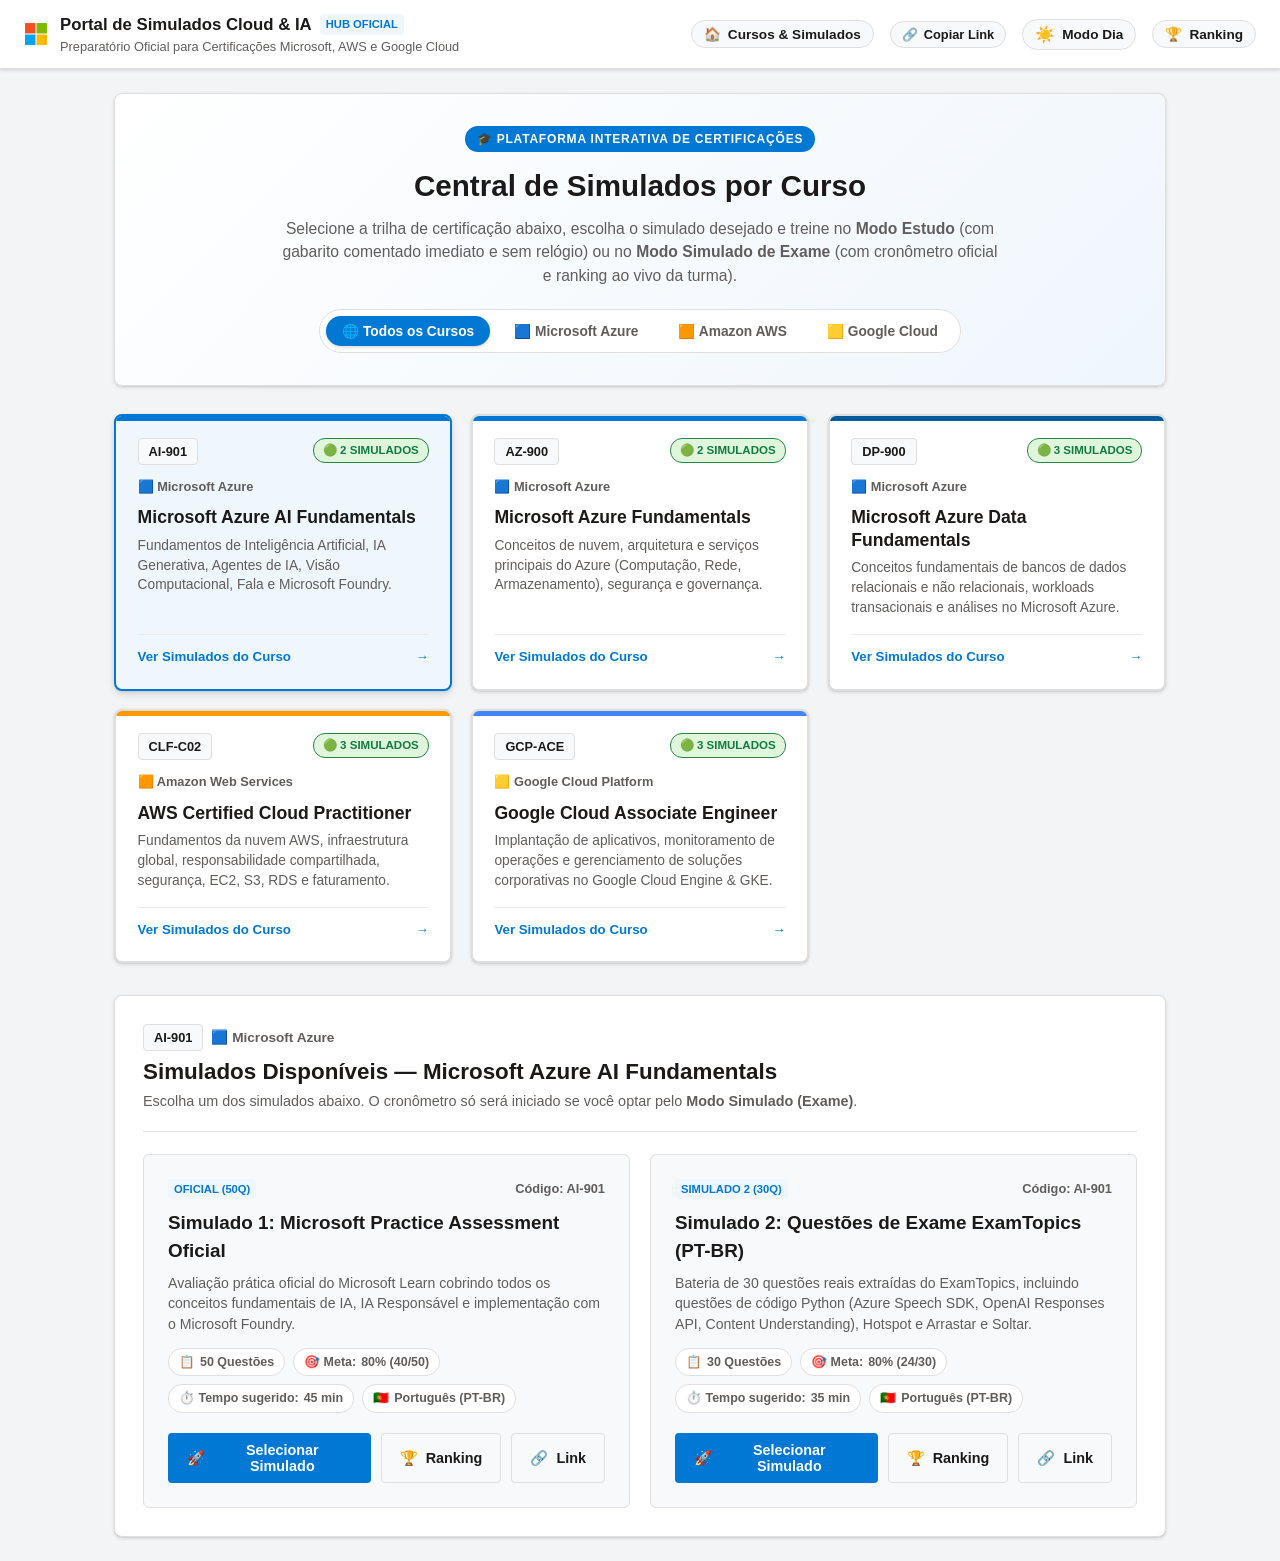
<file: index.html>
<!DOCTYPE html>
<html lang="pt-BR">
<head>
  <meta charset="UTF-8">
  <meta name="viewport" content="width=device-width, initial-scale=1.0">
  <title>Portal de Simulados de Certificação Cloud & IA | Microsoft, AWS & Google Cloud</title>
  <link rel="stylesheet" href="style.css?v=20261030_3">
</head>
<body>

  <!-- ========================================================================
       TOP HEADER
       ======================================================================== -->
  <header class="ms-header">
    <div class="ms-header-brand" id="brandHomeLink" style="cursor: pointer;" title="Voltar para a Página Inicial de Cursos">
      <svg class="ms-logo-icon" viewBox="0 0 23 23">
        <rect x="1" y="1" width="10" height="10" fill="#f25022"/>
        <rect x="12" y="1" width="10" height="10" fill="#7fba00"/>
        <rect x="1" y="12" width="10" height="10" fill="#00a4ef"/>
        <rect x="12" y="12" width="10" height="10" fill="#ffb900"/>
      </svg>
      <div class="ms-header-titles">
        <div class="ms-header-title">
          <span id="headerMainTitle">Portal de Simulados Cloud & IA</span>
          <span class="ms-badge-beta" id="headerBadge">HUB OFICIAL</span>
        </div>
        <div class="ms-header-sub" id="headerSubTitle">Preparatório Oficial para Certificações Microsoft, AWS e Google Cloud</div>
      </div>
    </div>

    <div class="ms-header-actions" style="flex-wrap: wrap;">
      <!-- Botão Início / Cursos -->
      <button id="btnGoHub" class="theme-toggle" title="Voltar ao Catálogo de Cursos e Simulados">
        <span>🏠</span>
        <span>Cursos & Simulados</span>
      </button>

      <!-- Controles exclusivos de quando um Simulado está aberto -->
      <div id="examActiveControls" class="exam-header-controls" style="display: none;">
        <!-- Seletor Rápido de Simulado -->
        <div class="exam-switcher-group" role="tablist" aria-label="Selecionar Simulado">
          <button id="btnSelectSimulado1" class="exam-switch-btn active" data-exam="simulado1" title="Simulado 1: Avaliação Oficial Microsoft Learn (50 Questões)">
            <span>📘</span> Simulado 1 (50Q)
          </button>
          <button id="btnSelectSimulado2" class="exam-switch-btn" data-exam="simulado2" title="Simulado 2: Questões Extraídas ExamTopics AI-901 (30 Questões)">
            <span>📙</span> Simulado 2 (30Q)
          </button>
        </div>

        <!-- Mode Switcher -->
        <button id="modeToggleBtn" class="mode-badge mode-study" title="Alternar entre Modo Estudo (sem relógio) e Modo Simulado Exame (cronometrado)">
          <span id="modeIcon">💡</span> Modo Estudo
        </button>

        <!-- Timer (VISÍVEL SOMENTE NO MODO SIMULADO EXAME) -->
        <div class="timer-box" id="timerBox" style="display: none;" title="Tempo corrido no Modo Simulado (Exame)">
          <span>⏱️</span>
          <span id="timerDisplay">00:00</span>
        </div>
      </div>

      <!-- Botão Compartilhar Link Direto -->
      <button id="btnCopyShareLink" class="btn-copy-link" title="Copiar link direto para compartilhar com os alunos">
        <span id="copyLinkIcon">🔗</span>
        <span id="copyLinkText">Copiar Link</span>
      </button>

      <!-- Alternador Modo Dia / Noite (Dark Mode) -->
      <button id="themeToggleBtn" class="theme-toggle" title="Alternar entre Modo Dia (Claro) e Modo Noite (Escuro)">
        <span id="themeIcon" class="theme-icon">☀️</span>
        <span id="themeText">Modo Dia</span>
      </button>

      <!-- Botão Ranking da Turma -->
      <button id="btnHeaderLeaderboard" class="theme-toggle" title="Ver Ranking Oficial da Turma">
        <span>🏆</span>
        <span>Ranking</span>
      </button>
    </div>
  </header>

  <!-- ========================================================================
       PROGRESS STRIP (Exibida apenas durante a resolução das questões)
       ======================================================================== -->
  <div class="ms-progress-strip" id="progressStrip" style="display: none;">
    <div class="progress-info">
      <span class="progress-label">PROGRESS</span>
      <div class="progress-track">
        <div class="progress-fill" id="progressFill" style="width: 2%;"></div>
      </div>
      <span class="progress-text" id="progressText">Question Progress (1/50)</span>
    </div>

    <div>
      <button id="btnOpenReview" class="btn-review-screen">
        <span>📋</span> Tela de Revisão
      </button>
    </div>
  </div>

  <!-- ========================================================================
       MAIN APP VIEWS
       ======================================================================== -->
  <main class="ms-main-content">

    <!-- 0. COURSE & SIMULADO HUB VIEW (PÁGINA INICIAL POR CURSO) -->
    <div id="hubView" class="hub-view active">
      <!-- Hero Banner -->
      <section class="hub-hero">
        <div class="hub-hero-badge">🎓 PLATAFORMA INTERATIVA DE CERTIFICAÇÕES</div>
        <h1 class="hub-hero-title">Central de Simulados por Curso</h1>
        <p class="hub-hero-desc">
          Selecione a trilha de certificação abaixo, escolha o simulado desejado e treine no <strong>Modo Estudo</strong> (com gabarito comentado imediato e sem relógio) ou no <strong>Modo Simulado de Exame</strong> (com cronômetro oficial e ranking ao vivo da turma).
        </p>

        <!-- Filtros de Provedor -->
        <div class="hub-provider-tabs">
          <button class="provider-tab active" data-provider="all">🌐 Todos os Cursos</button>
          <button class="provider-tab" data-provider="microsoft">🟦 Microsoft Azure</button>
          <button class="provider-tab" data-provider="aws">🟧 Amazon AWS</button>
          <button class="provider-tab" data-provider="google">🟨 Google Cloud</button>
        </div>
      </section>

      <!-- Grid de Cursos -->
      <section id="coursesGridContainer" class="courses-grid">
        <!-- Renderizado dinamicamente pelo app.js -->
      </section>

      <!-- Seção de Simulados do Curso Selecionado -->
      <section id="courseQuizzesSection" class="course-quizzes-section">
        <!-- Renderizado dinamicamente pelo app.js -->
      </section>
    </div>

    <!-- 0.5 PRE-START LOBBY VIEW (TELA ANTES DE INICIAR O SIMULADO / RELÓGIO) -->
    <div id="lobbyView" class="lobby-view" style="display: none;">
      <div class="lobby-card" id="lobbyCard">
        <!-- Renderizado dinamicamente pelo app.js ao clicar em um simulado -->
      </div>
    </div>

    <!-- 1. EXAM QUESTION VIEW -->
    <div id="questionView" style="display: none;">
      <div class="question-card" id="questionCard">
        <!-- Rendered dynamically by app.js -->
      </div>
    </div>

    <!-- 2. REVIEW SCREEN VIEW -->
    <div id="reviewView" class="review-screen-view">
      <div class="review-instructions-card">
        <h2 class="review-instructions-title">Tela de Revisão (Review Screen)</h2>
        <ul class="review-instructions-list">
          <li>Abaixo está uma tabela mostrando todas as <span id="reviewTotalQuestionsText">50</span> questões do exame.</li>
          <li>Selecione qualquer questão da tabela para ir diretamente até ela.</li>
          <li>Para retornar ao exame a qualquer momento, clique no botão de retorno.</li>
          <li>Quando estiver pronto para concluir, selecione o botão <strong>Finalizar Exame</strong> para gerar seu Relatório de Desempenho.</li>
        </ul>
      </div>

      <div class="review-filters-bar">
        <div class="filter-pills">
          <button class="filter-pill active" data-filter="all">Todas (<span id="countAllReview">50</span>)</button>
          <button class="filter-pill" data-filter="answered">Respondidas (<span id="countAnswered">0</span>)</button>
          <button class="filter-pill" data-filter="unanswered">Não Respondidas (<span id="countUnanswered">50</span>)</button>
          <button class="filter-pill" data-filter="flagged">Marcadas para Revisão (<span id="countFlagged">0</span>)</button>
        </div>

        <button id="btnFinishExamFromReview" class="btn-ms btn-ms-primary">
          <span>🏁</span> Finalizar Exame
        </button>
      </div>

      <div class="review-questions-table-card">
        <table class="review-table">
          <thead>
            <tr>
              <th style="width: 80px;">Questão</th>
              <th style="width: 140px;">Status</th>
              <th>Resumo / Enunciado</th>
              <th style="width: 100px; text-align: center;">Revisão</th>
            </tr>
          </thead>
          <tbody id="reviewTableBody">
            <!-- Rendered by app.js -->
          </tbody>
        </table>
      </div>
    </div>

    <!-- 3. SCORE REPORT VIEW -->
    <div id="scoreReportView" class="score-report-view">
      <div class="score-summary-card">
        <h1 class="score-title">Score Report</h1>
        <div class="score-subtitle" id="scoreReportSubtitle">Microsoft Practice Assessment for Exam AI-901: Microsoft Azure AI Fundamentals</div>

        <div id="scoreBadgeContainer">
          <!-- Pass / Fail Badge -->
        </div>

        <div class="score-circle-container">
          <div class="score-metric-box">
            <div class="score-number" id="finalScorePercent">0%</div>
            <div class="score-label">Sua Pontuação</div>
          </div>
          <div class="score-metric-box">
            <div class="score-number" style="color: var(--text-muted);">80%</div>
            <div class="score-label">Pontuação Alvo (Target Score)</div>
          </div>
          <div class="score-metric-box">
            <div class="score-number" id="finalScoreCount" style="color: var(--ms-blue-primary);">0 / 50</div>
            <div class="score-label">Questões Corretas</div>
          </div>
        </div>

        <!-- Meta e Dica Oficial -->
        <div class="score-comparison-banner">
          <span>🎯</span>
          <span><strong>Nota de Aprovação Oficial da Microsoft:</strong> 80% (<span id="targetCorrectText">40 acertos de 50</span>). Registre seu nome no ranking abaixo para disputar o topo da turma!</span>
        </div>
      </div>

      <!-- Performance by section -->
      <div class="section-performance-card">
        <h3 style="margin-bottom: 1rem; font-size: 1.15rem;">Desempenho por Seção do Exame</h3>
        
        <div id="sectionBarsContainer">
          <div class="section-bar-item">
            <div class="section-bar-header">
              <span>Identificar conceitos e recursos de IA (40-45%)</span>
              <span id="sec1Percent">0%</span>
            </div>
            <div class="section-bar-track">
              <div class="section-bar-fill" id="sec1Fill" style="width: 0%; background-color: var(--ms-blue-primary);"></div>
            </div>
          </div>

          <div class="section-bar-item">
            <div class="section-bar-header">
              <span>Implementar soluções de IA com o Microsoft Foundry (50-55%)</span>
              <span id="sec2Percent">0%</span>
            </div>
            <div class="section-bar-track">
              <div class="section-bar-fill" id="sec2Fill" style="width: 0%; background-color: #2b88d8;"></div>
            </div>
          </div>
        </div>
      </div>

      <!-- ====================================================================
           LEADERBOARD / RANKING DA TURMA (COMPETIÇÃO AO VIVO)
           ==================================================================== -->
      <div class="leaderboard-card">
        <div class="leaderboard-card-header">
          <div style="display: flex; align-items: center; gap: 12px;">
            <span style="font-size: 2.2rem;">🏆</span>
            <div>
              <h3 style="margin: 0; font-size: 1.3rem;" id="leaderboardTitle">Ranking Geral da Turma (Competição Oficial)</h3>
              <p style="margin: 3px 0 0; font-size: 0.9rem; color: var(--text-secondary);">
                Critério de classificação: Maior pontuação (%) e menor tempo de realização ⏱️
              </p>
            </div>
          </div>
          <button id="btnRefreshLeaderboard" class="btn-ms btn-ms-secondary" style="font-size: 0.85rem; padding: 6px 12px;">
            <span>🔄</span> Atualizar Placar
          </button>
        </div>

        <!-- Formulário de Registro do Aluno -->
        <div id="leaderboardSubmitSection" class="leaderboard-submit-box">
          <p style="font-size: 0.95rem; font-weight: 700; margin-bottom: 8px;">
            🎓 Quer registrar seu nome no ranking da turma?
          </p>
          <p style="font-size: 0.88rem; color: var(--text-secondary); margin-bottom: 12px;">
            Digite seu nome completo para salvar sua pontuação e tempo de prova no placar geral:
          </p>
          <div class="leaderboard-input-row">
            <input type="text" id="inputStudentName" class="ms-text-input" placeholder="Digite seu Nome Completo (ex: Mariana Souza)..." maxlength="40" />
            <button id="btnSubmitToLeaderboard" class="btn-ms btn-ms-primary">
              <span>🚀</span> Publicar meu Resultado
            </button>
          </div>
          <div id="leaderboardStatusMsg"></div>
        </div>

        <div id="leaderboardUserRankResult" style="display: none;"></div>

        <!-- Podium Top 3 -->
        <div id="leaderboardPodiumContainer" class="podium-container"></div>

        <!-- Tabela do Ranking -->
        <div class="leaderboard-table-wrapper">
          <table class="leaderboard-table">
            <thead>
              <tr>
                <th style="width: 75px; text-align: center;">Posição</th>
                <th>Aluno</th>
                <th style="text-align: center;">Acertos</th>
                <th style="text-align: center;">Nota</th>
                <th style="text-align: center;">Tempo</th>
                <th style="text-align: center;">Data</th>
              </tr>
            </thead>
            <tbody id="leaderboardTableBody"></tbody>
          </table>
        </div>
      </div>

      <!-- Detailed Review with Filter -->
      <div class="question-card">
        <div style="display: flex; justify-content: space-between; align-items: center; margin-bottom: 1.5rem; flex-wrap: wrap; gap: 10px;">
          <h3>Gabarito Completo e Comentários Questão por Questão</h3>
          <div class="filter-pills">
            <button class="filter-pill active" id="btnFilterReportAll">Todas (<span id="reportAllCount">50</span>)</button>
            <button class="filter-pill" id="btnFilterReportWrong">Apenas Erros (<span id="reportWrongCount">0</span>)</button>
            <button class="filter-pill" id="btnFilterReportRight">Apenas Acertos (<span id="reportRightCount">0</span>)</button>
          </div>
        </div>

        <div id="scoreReportQuestionsList">
          <!-- Rendered by app.js -->
        </div>

        <div style="margin-top: 2rem; display: flex; justify-content: center; gap: 16px; flex-wrap: wrap;">
          <button id="btnRestartExam" onclick="window.restartExamDirect()" class="btn-ms btn-ms-primary">
            <span>🔄</span> Refazer Simulado
          </button>
          <button onclick="window.goToCourseHub()" class="btn-ms btn-ms-secondary">
            <span>🏠</span> Outros Simulados / Cursos
          </button>
          <button onclick="window.print()" class="btn-ms btn-ms-secondary">
            <span>🖨️</span> Imprimir / Salvar PDF
          </button>
        </div>
      </div>
    </div>

  </main>

  <!-- ========================================================================
       MODAL DIALOG (ARE YOU SURE TO FINISH)
       ======================================================================== -->
  <div class="modal-overlay" id="finishModal">
    <div class="modal-box">
      <h3 class="modal-title">Tem certeza que deseja finalizar?</h3>
      <p class="modal-text">
        Ao selecionar <strong>Sim</strong>, você encerrará esta seção do exame e não poderá mais alterar suas respostas. Seu relatório oficial de pontuação e o gabarito comentado serão gerados imediatamente.
      </p>
      <div class="modal-actions">
        <button id="btnCancelModal" class="btn-ms btn-ms-secondary">Cancelar</button>
        <button id="btnConfirmFinish" class="btn-ms btn-ms-primary">Sim, Finalizar Exame</button>
      </div>
    </div>
  </div>

  <!-- ========================================================================
       MODAL DIALOG (REINICIAR SIMULADO)
       ======================================================================== -->
  <div class="modal-overlay" id="restartModal">
    <div class="modal-box">
      <h3 class="modal-title">Reiniciar o Simulado?</h3>
      <p class="modal-text">
        Tem certeza que deseja reiniciar o simulado? Suas respostas atuais serão limpas e você voltará à tela de escolha de modo para começar uma nova tentativa do zero.
      </p>
      <div class="modal-actions">
        <button id="btnCancelRestartModal" class="btn-ms btn-ms-secondary">Cancelar</button>
        <button id="btnConfirmRestartModal" class="btn-ms btn-ms-primary">Sim, Reiniciar</button>
      </div>
    </div>
  </div>

  <!-- ========================================================================
       MODAL DIALOG (RANKING GERAL DA TURMA)
       ======================================================================== -->
  <div class="modal-overlay" id="leaderboardModal">
    <div class="modal-box leaderboard-modal-box">
      <div style="display: flex; justify-content: space-between; align-items: center; margin-bottom: 1rem; border-bottom: 1px solid var(--border-color); padding-bottom: 0.75rem;">
        <div style="display: flex; align-items: center; gap: 10px;">
          <span style="font-size: 1.8rem;">🏆</span>
          <div>
            <h3 style="margin: 0; font-size: 1.25rem;" id="modalLeaderboardTitle">Ranking da Turma - AI-901</h3>
            <span style="font-size: 0.82rem; color: var(--text-secondary);">Competição: Mais acertos no menor tempo</span>
          </div>
        </div>
        <button id="btnCloseLeaderboardModal" class="btn-ms btn-ms-secondary" style="padding: 4px 10px; font-size: 1rem;">✕</button>
      </div>

      <!-- Podium Top 3 inside Modal -->
      <div id="modalPodiumContainer" class="podium-container"></div>

      <div class="leaderboard-table-wrapper" style="max-height: 380px; overflow-y: auto;">
        <table class="leaderboard-table">
          <thead>
            <tr>
              <th style="width: 75px; text-align: center;">Posição</th>
              <th>Aluno</th>
              <th style="text-align: center;">Acertos</th>
              <th style="text-align: center;">Nota</th>
              <th style="text-align: center;">Tempo</th>
            </tr>
          </thead>
          <tbody id="modalLeaderboardTableBody"></tbody>
        </table>
      </div>

      <div style="margin-top: 1rem; display: flex; justify-content: space-between; align-items: center;">
        <span id="leaderboardSyncStatus" style="font-size: 0.8rem; color: var(--text-muted);">🟢 Sincronizado</span>
        <button id="btnModalClose" class="btn-ms btn-ms-primary">Fechar</button>
      </div>
    </div>
  </div>

  <!-- Scripts -->
  <script src="simulado_data.js?v=20261030_3"></script>
  <script src="simulado2_data.js?v=20261030_3"></script>
  <script src="az900_data.js?v=20261030_3"></script>
  <script src="dp900_data.js?v=20261030_3"></script>
  <script src="aws_data.js?v=20261030_3"></script>
  <script src="gcp_data.js?v=20261030_3"></script>
  <script src="firebase_config.js?v=20261030_3"></script>
  <script src="leaderboard.js?v=20261030_3"></script>
  <script src="app.js?v=20261030_3"></script>
</body>
</html>
</file>
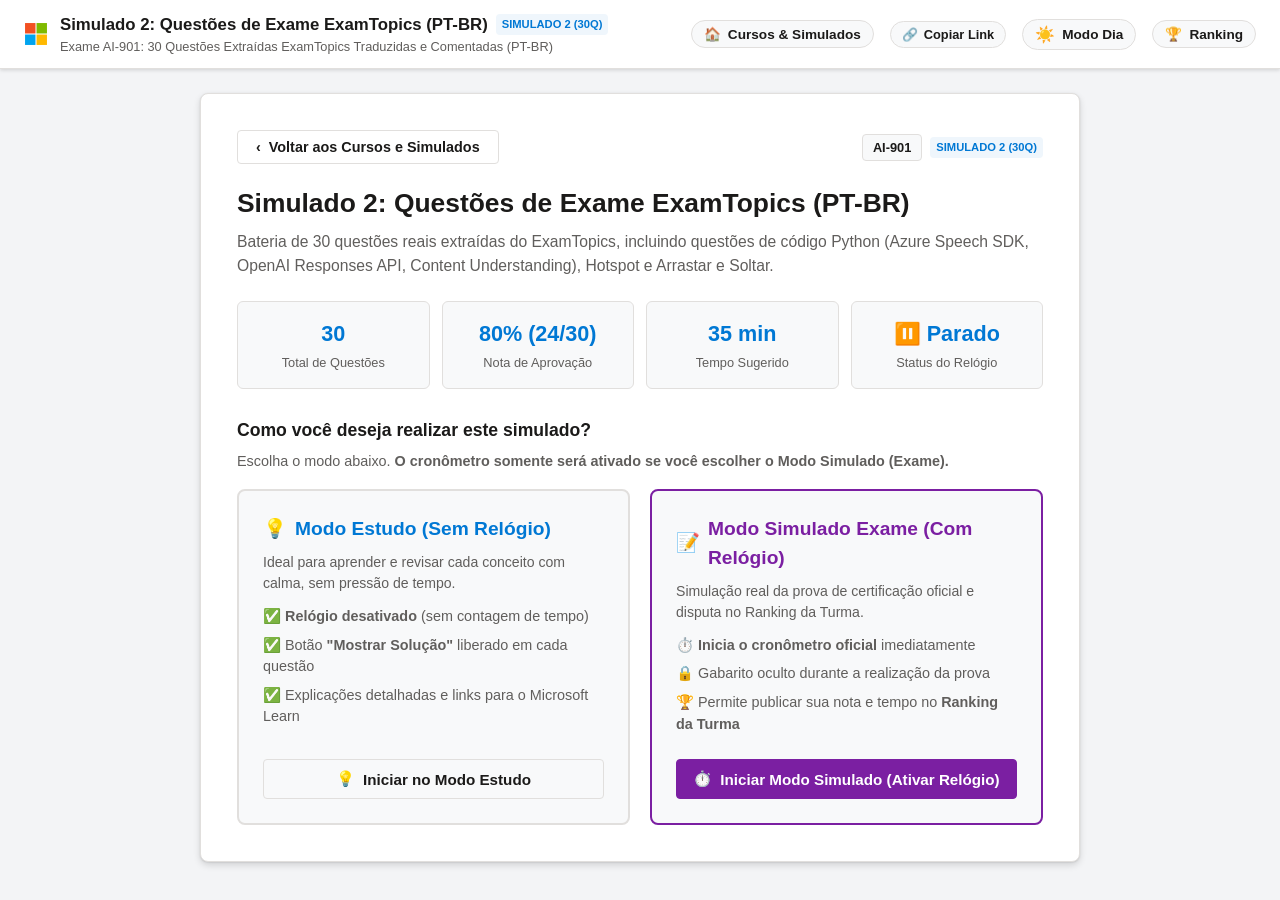
<file: simulado2/index.html>
<!DOCTYPE html>
<html lang="pt-BR">
<head>
  <meta charset="UTF-8">
  <meta name="viewport" content="width=device-width, initial-scale=1.0">
  <title>Simulado 2 (ExamTopics) Microsoft AI-901: Microsoft Azure AI Fundamentals (30 Questões)</title>
  <link rel="stylesheet" href="../style.css?v=20261030_3">
  <script>
    window.DEFAULT_EXAM_ID = 'simulado2';
  </script>
</head>
<body>

  <!-- ========================================================================
       TOP HEADER
       ======================================================================== -->
  <header class="ms-header">
    <div class="ms-header-brand" id="brandHomeLink" style="cursor: pointer;" title="Voltar para a Página Inicial de Cursos">
      <svg class="ms-logo-icon" viewBox="0 0 23 23">
        <rect x="1" y="1" width="10" height="10" fill="#f25022"/>
        <rect x="12" y="1" width="10" height="10" fill="#7fba00"/>
        <rect x="1" y="12" width="10" height="10" fill="#00a4ef"/>
        <rect x="12" y="12" width="10" height="10" fill="#ffb900"/>
      </svg>
      <div class="ms-header-titles">
        <div class="ms-header-title">
          <span id="headerMainTitle">Simulado ExamTopics AI-901</span>
          <span class="ms-badge-beta" id="headerBadge">SIMULADO 2</span>
        </div>
        <div class="ms-header-sub" id="headerSubTitle">Exame AI-901: 30 Questões de Exame Traduzidas e Comentadas (PT-BR)</div>
      </div>
    </div>

    <div class="ms-header-actions" style="flex-wrap: wrap;">
      <!-- Botão Início / Cursos -->
      <button id="btnGoHub" class="theme-toggle" title="Voltar ao Catálogo de Cursos e Simulados">
        <span>🏠</span>
        <span>Cursos & Simulados</span>
      </button>

      <!-- Controles exclusivos de quando um Simulado está aberto -->
      <div id="examActiveControls" class="exam-header-controls" style="display: none;">
        <!-- Seletor Rápido de Simulado -->
        <div class="exam-switcher-group" role="tablist" aria-label="Selecionar Simulado">
          <button id="btnSelectSimulado1" class="exam-switch-btn" data-exam="simulado1" title="Simulado 1: Avaliação Oficial Microsoft Learn (50 Questões)">
            <span>📘</span> Simulado 1 (50Q)
          </button>
          <button id="btnSelectSimulado2" class="exam-switch-btn active" data-exam="simulado2" title="Simulado 2: Questões Extraídas ExamTopics AI-901 (30 Questões)">
            <span>📙</span> Simulado 2 (30Q)
          </button>
        </div>

        <!-- Mode Switcher -->
        <button id="modeToggleBtn" class="mode-badge mode-study" title="Alternar entre Modo Estudo (sem relógio) e Modo Simulado Exame (cronometrado)">
          <span id="modeIcon">💡</span> Modo Estudo
        </button>

        <!-- Timer (VISÍVEL SOMENTE NO MODO SIMULADO EXAME) -->
        <div class="timer-box" id="timerBox" style="display: none;" title="Tempo corrido no Modo Simulado (Exame)">
          <span>⏱️</span>
          <span id="timerDisplay">00:00</span>
        </div>
      </div>

      <!-- Botão Compartilhar Link Direto -->
      <button id="btnCopyShareLink" class="btn-copy-link" title="Copiar link direto para compartilhar com os alunos">
        <span id="copyLinkIcon">🔗</span>
        <span id="copyLinkText">Copiar Link</span>
      </button>

      <!-- Alternador Modo Dia / Noite (Dark Mode) -->
      <button id="themeToggleBtn" class="theme-toggle" title="Alternar entre Modo Dia (Claro) e Modo Noite (Escuro)">
        <span id="themeIcon" class="theme-icon">☀️</span>
        <span id="themeText">Modo Dia</span>
      </button>

      <!-- Botão Ranking da Turma -->
      <button id="btnHeaderLeaderboard" class="theme-toggle" title="Ver Ranking Oficial da Turma">
        <span>🏆</span>
        <span>Ranking</span>
      </button>
    </div>
  </header>

  <!-- ========================================================================
       PROGRESS STRIP (Exibida apenas durante a resolução das questões)
       ======================================================================== -->
  <div class="ms-progress-strip" id="progressStrip" style="display: none;">
    <div class="progress-info">
      <span class="progress-label">PROGRESS</span>
      <div class="progress-track">
        <div class="progress-fill" id="progressFill" style="width: 3.3%;"></div>
      </div>
      <span class="progress-text" id="progressText">Question Progress (1/30)</span>
    </div>

    <div>
      <button id="btnOpenReview" class="btn-review-screen">
        <span>📋</span> Tela de Revisão
      </button>
    </div>
  </div>

  <!-- ========================================================================
       MAIN APP VIEWS
       ======================================================================== -->
  <main class="ms-main-content">

    <!-- 0. COURSE & SIMULADO HUB VIEW (PÁGINA INICIAL POR CURSO) -->
    <div id="hubView" class="hub-view" style="display: none;">
      <section class="hub-hero">
        <div class="hub-hero-badge">🎓 PLATAFORMA INTERATIVA DE CERTIFICAÇÕES</div>
        <h1 class="hub-hero-title">Central de Simulados por Curso</h1>
        <p class="hub-hero-desc">
          Selecione a trilha de certificação abaixo, escolha o simulado desejado e treine no <strong>Modo Estudo</strong> (com gabarito comentado imediato e sem relógio) ou no <strong>Modo Simulado de Exame</strong> (com cronômetro oficial e ranking ao vivo da turma).
        </p>

        <div class="hub-provider-tabs">
          <button class="provider-tab active" data-provider="all">🌐 Todos os Cursos</button>
          <button class="provider-tab" data-provider="microsoft">🟦 Microsoft Azure</button>
          <button class="provider-tab" data-provider="aws">🟧 Amazon AWS</button>
          <button class="provider-tab" data-provider="google">🟨 Google Cloud</button>
        </div>
      </section>

      <section id="coursesGridContainer" class="courses-grid"></section>
      <section id="courseQuizzesSection" class="course-quizzes-section"></section>
    </div>

    <!-- 0.5 PRE-START LOBBY VIEW (TELA ANTES DE INICIAR O SIMULADO / RELÓGIO) -->
    <div id="lobbyView" class="lobby-view" style="display: none;">
      <div class="lobby-card" id="lobbyCard"></div>
    </div>

    <!-- 1. EXAM QUESTION VIEW -->
    <div id="questionView" style="display: none;">
      <div class="question-card" id="questionCard"></div>
    </div>

    <!-- 2. REVIEW SCREEN VIEW -->
    <div id="reviewView" class="review-screen-view">
      <div class="review-instructions-card">
        <h2 class="review-instructions-title">Tela de Revisão (Review Screen)</h2>
        <ul class="review-instructions-list">
          <li>Abaixo está uma tabela mostrando todas as <span id="reviewTotalQuestionsText">30</span> questões do exame.</li>
          <li>Selecione qualquer questão da tabela para ir diretamente até ela.</li>
          <li>Para retornar ao exame a qualquer momento, clique no botão de retorno.</li>
          <li>Quando estiver pronto para concluir, selecione o botão <strong>Finalizar Exame</strong> para gerar seu Relatório de Desempenho.</li>
        </ul>
      </div>

      <div class="review-filters-bar">
        <div class="filter-pills">
          <button class="filter-pill active" data-filter="all">Todas (<span id="countAllReview">30</span>)</button>
          <button class="filter-pill" data-filter="answered">Respondidas (<span id="countAnswered">0</span>)</button>
          <button class="filter-pill" data-filter="unanswered">Não Respondidas (<span id="countUnanswered">30</span>)</button>
          <button class="filter-pill" data-filter="flagged">Marcadas para Revisão (<span id="countFlagged">0</span>)</button>
        </div>

        <button id="btnFinishExamFromReview" class="btn-ms btn-ms-primary">
          <span>🏁</span> Finalizar Exame
        </button>
      </div>

      <div class="review-questions-table-card">
        <table class="review-table">
          <thead>
            <tr>
              <th style="width: 80px;">Questão</th>
              <th style="width: 140px;">Status</th>
              <th>Resumo / Enunciado</th>
              <th style="width: 100px; text-align: center;">Revisão</th>
            </tr>
          </thead>
          <tbody id="reviewTableBody"></tbody>
        </table>
      </div>
    </div>

    <!-- 3. SCORE REPORT VIEW -->
    <div id="scoreReportView" class="score-report-view">
      <div class="score-summary-card">
        <h1 class="score-title">Score Report</h1>
        <div class="score-subtitle" id="scoreReportSubtitle">Simulado 2 (ExamTopics) for Exam AI-901: Microsoft Azure AI Fundamentals</div>

        <div id="scoreBadgeContainer"></div>

        <div class="score-circle-container">
          <div class="score-metric-box">
            <div class="score-number" id="finalScorePercent">0%</div>
            <div class="score-label">Sua Pontuação</div>
          </div>
          <div class="score-metric-box">
            <div class="score-number" style="color: var(--text-muted);">80%</div>
            <div class="score-label">Pontuação Alvo (Target Score)</div>
          </div>
          <div class="score-metric-box">
            <div class="score-number" id="finalScoreCount" style="color: var(--ms-blue-primary);">0 / 30</div>
            <div class="score-label">Questões Corretas</div>
          </div>
        </div>

        <div class="score-comparison-banner">
          <span>🎯</span>
          <span><strong>Nota de Aprovação Oficial da Microsoft:</strong> 80% (<span id="targetCorrectText">24 acertos de 30</span>). Registre seu nome no ranking abaixo para disputar o topo da turma!</span>
        </div>
      </div>

      <div class="section-performance-card">
        <h3 style="margin-bottom: 1rem; font-size: 1.15rem;">Desempenho por Seção do Exame</h3>
        
        <div id="sectionBarsContainer">
          <div class="section-bar-item">
            <div class="section-bar-header">
              <span>Identificar conceitos e recursos de IA (40-45%)</span>
              <span id="sec1Percent">0%</span>
            </div>
            <div class="section-bar-track">
              <div class="section-bar-fill" id="sec1Fill" style="width: 0%; background-color: var(--ms-blue-primary);"></div>
            </div>
          </div>

          <div class="section-bar-item">
            <div class="section-bar-header">
              <span>Implementar soluções de IA com o Microsoft Foundry (50-55%)</span>
              <span id="sec2Percent">0%</span>
            </div>
            <div class="section-bar-track">
              <div class="section-bar-fill" id="sec2Fill" style="width: 0%; background-color: #2b88d8;"></div>
            </div>
          </div>
        </div>
      </div>

      <div class="leaderboard-card">
        <div class="leaderboard-card-header">
          <div style="display: flex; align-items: center; gap: 12px;">
            <span style="font-size: 2.2rem;">🏆</span>
            <div>
              <h3 style="margin: 0; font-size: 1.3rem;" id="leaderboardTitle">Ranking Geral da Turma - Simulado 2 (30Q)</h3>
              <p style="margin: 3px 0 0; font-size: 0.9rem; color: var(--text-secondary);">
                Critério de classificação: Maior pontuação (%) e menor tempo de realização ⏱️
              </p>
            </div>
          </div>
          <button id="btnRefreshLeaderboard" class="btn-ms btn-ms-secondary" style="font-size: 0.85rem; padding: 6px 12px;">
            <span>🔄</span> Atualizar Placar
          </button>
        </div>

        <div id="leaderboardSubmitSection" class="leaderboard-submit-box">
          <p style="font-size: 0.95rem; font-weight: 700; margin-bottom: 8px;">
            🎓 Quer registrar seu nome no ranking da turma?
          </p>
          <p style="font-size: 0.88rem; color: var(--text-secondary); margin-bottom: 12px;">
            Digite seu nome completo para salvar sua pontuação e tempo de prova no placar geral:
          </p>
          <div class="leaderboard-input-row">
            <input type="text" id="inputStudentName" class="ms-text-input" placeholder="Digite seu Nome Completo (ex: Mariana Souza)..." maxlength="40" />
            <button id="btnSubmitToLeaderboard" class="btn-ms btn-ms-primary">
              <span>🚀</span> Publicar meu Resultado
            </button>
          </div>
          <div id="leaderboardStatusMsg"></div>
        </div>

        <div id="leaderboardUserRankResult" style="display: none;"></div>
        <div id="leaderboardPodiumContainer" class="podium-container"></div>

        <div class="leaderboard-table-wrapper">
          <table class="leaderboard-table">
            <thead>
              <tr>
                <th style="width: 75px; text-align: center;">Posição</th>
                <th>Aluno</th>
                <th style="text-align: center;">Acertos</th>
                <th style="text-align: center;">Nota</th>
                <th style="text-align: center;">Tempo</th>
                <th style="text-align: center;">Data</th>
              </tr>
            </thead>
            <tbody id="leaderboardTableBody"></tbody>
          </table>
        </div>
      </div>

      <div class="question-card">
        <div style="display: flex; justify-content: space-between; align-items: center; margin-bottom: 1.5rem; flex-wrap: wrap; gap: 10px;">
          <h3>Gabarito Completo e Comentários Questão por Questão</h3>
          <div class="filter-pills">
            <button class="filter-pill active" id="btnFilterReportAll">Todas (<span id="reportAllCount">30</span>)</button>
            <button class="filter-pill" id="btnFilterReportWrong">Apenas Erros (<span id="reportWrongCount">0</span>)</button>
            <button class="filter-pill" id="btnFilterReportRight">Apenas Acertos (<span id="reportRightCount">0</span>)</button>
          </div>
        </div>

        <div id="scoreReportQuestionsList"></div>

        <div style="margin-top: 2rem; display: flex; justify-content: center; gap: 16px; flex-wrap: wrap;">
          <button id="btnRestartExam" onclick="window.restartExamDirect()" class="btn-ms btn-ms-primary">
            <span>🔄</span> Refazer Simulado
          </button>
          <button onclick="window.goToCourseHub()" class="btn-ms btn-ms-secondary">
            <span>🏠</span> Outros Simulados / Cursos
          </button>
          <button onclick="window.print()" class="btn-ms btn-ms-secondary">
            <span>🖨️</span> Imprimir / Salvar PDF
          </button>
        </div>
      </div>
    </div>

  </main>

  <div class="modal-overlay" id="finishModal">
    <div class="modal-box">
      <h3 class="modal-title">Tem certeza que deseja finalizar?</h3>
      <p class="modal-text">
        Ao selecionar <strong>Sim</strong>, você encerrará esta seção do exame e não poderá mais alterar suas respostas. Seu relatório oficial de pontuação e o gabarito comentado serão gerados imediatamente.
      </p>
      <div class="modal-actions">
        <button id="btnCancelModal" class="btn-ms btn-ms-secondary">Cancelar</button>
        <button id="btnConfirmFinish" class="btn-ms btn-ms-primary">Sim, Finalizar Exame</button>
      </div>
    </div>
  </div>

  <div class="modal-overlay" id="restartModal">
    <div class="modal-box">
      <h3 class="modal-title">Reiniciar o Simulado?</h3>
      <p class="modal-text">
        Tem certeza que deseja reiniciar o simulado? Suas respostas atuais serão limpas e você voltará à tela de escolha de modo para começar uma nova tentativa do zero.
      </p>
      <div class="modal-actions">
        <button id="btnCancelRestartModal" class="btn-ms btn-ms-secondary">Cancelar</button>
        <button id="btnConfirmRestartModal" class="btn-ms btn-ms-primary">Sim, Reiniciar</button>
      </div>
    </div>
  </div>

  <div class="modal-overlay" id="leaderboardModal">
    <div class="modal-box leaderboard-modal-box">
      <div style="display: flex; justify-content: space-between; align-items: center; margin-bottom: 1rem; border-bottom: 1px solid var(--border-color); padding-bottom: 0.75rem;">
        <div style="display: flex; align-items: center; gap: 10px;">
          <span style="font-size: 1.8rem;">🏆</span>
          <div>
            <h3 style="margin: 0; font-size: 1.25rem;" id="modalLeaderboardTitle">Ranking da Turma - AI-901 (Simulado 2)</h3>
            <span style="font-size: 0.82rem; color: var(--text-secondary);">Competição: Mais acertos no menor tempo</span>
          </div>
        </div>
        <button id="btnCloseLeaderboardModal" class="btn-ms btn-ms-secondary" style="padding: 4px 10px; font-size: 1rem;">✕</button>
      </div>

      <div id="modalPodiumContainer" class="podium-container"></div>

      <div class="leaderboard-table-wrapper" style="max-height: 380px; overflow-y: auto;">
        <table class="leaderboard-table">
          <thead>
            <tr>
              <th style="width: 75px; text-align: center;">Posição</th>
              <th>Aluno</th>
              <th style="text-align: center;">Acertos</th>
              <th style="text-align: center;">Nota</th>
              <th style="text-align: center;">Tempo</th>
            </tr>
          </thead>
          <tbody id="modalLeaderboardTableBody"></tbody>
        </table>
      </div>

      <div style="margin-top: 1rem; display: flex; justify-content: space-between; align-items: center;">
        <span id="leaderboardSyncStatus" style="font-size: 0.8rem; color: var(--text-muted);">🟢 Sincronizado</span>
        <button id="btnModalClose" class="btn-ms btn-ms-primary">Fechar</button>
      </div>
    </div>
  </div>

  <!-- Scripts -->
  <script src="../simulado_data.js?v=20261030_3"></script>
  <script src="../simulado2_data.js?v=20261030_3"></script>
  <script src="../az900_data.js?v=20261030_3"></script>
  <script src="../dp900_data.js?v=20261030_3"></script>
  <script src="../aws_data.js?v=20261030_3"></script>
  <script src="../gcp_data.js?v=20261030_3"></script>
  <script src="../firebase_config.js?v=20261030_3"></script>
  <script src="../leaderboard.js?v=20261030_3"></script>
  <script src="../app.js?v=20261030_3"></script>
</body>
</html>
</file>
<file: style.css>
/* ==========================================================================
   MICROSOFT AZURE / FLUENT DESIGN SYSTEM - SIMULADO AI-901
   ========================================================================== */

:root {
  /* Microsoft Fluent Palette */
  --ms-blue-primary: #0078d4;
  --ms-blue-hover: #106ebe;
  --ms-blue-dark: #005a9e;
  --ms-blue-light: #eff6fc;
  --ms-blue-subtle: #deecf9;
  
  --ms-green-correct: #107c41;
  --ms-green-bg: #dff6dd;
  --ms-green-border: #278546;
  
  --ms-red-incorrect: #a80000;
  --ms-red-bg: #fde7e9;
  --ms-red-border: #d13438;
  
  --ms-amber-flag: #ffaa44;
  --ms-amber-bg: #fff4ce;
  
  /* Light Theme */
  --bg-app: #f3f4f6;
  --bg-surface: #ffffff;
  --bg-surface-secondary: #f8f9fa;
  --bg-surface-elevated: #ffffff;
  --border-color: #e1dfdd;
  --border-subtle: #edebe9;
  
  --text-primary: #1b1a19;
  --text-secondary: #605e5c;
  --text-muted: #8a8886;
  --text-link: #0078d4;
  
  --shadow-sm: 0 1.6px 3.6px 0 rgba(0, 0, 0, 0.132), 0 0.3px 0.9px 0 rgba(0, 0, 0, 0.108);
  --shadow-md: 0 3.2px 7.2px 0 rgba(0, 0, 0, 0.132), 0 0.6px 1.8px 0 rgba(0, 0, 0, 0.108);
  --shadow-lg: 0 6.4px 14.4px 0 rgba(0, 0, 0, 0.132), 0 1.2px 3.6px 0 rgba(0, 0, 0, 0.108);
  
  --radius-sm: 4px;
  --radius-md: 6px;
  --radius-lg: 8px;
  --font-family: 'Segoe UI', -apple-system, BlinkMacSystemFont, Roboto, 'Helvetica Neue', sans-serif;
}

[data-theme="dark"] {
  --bg-app: #121212;
  --bg-surface: #1e1e1e;
  --bg-surface-secondary: #252526;
  --bg-surface-elevated: #2d2d30;
  --border-color: #3e3e42;
  --border-subtle: #2d2d30;
  
  --text-primary: #f3f3f3;
  --text-secondary: #cccccc;
  --text-muted: #858585;
  --text-link: #4daafc;
  
  --ms-blue-light: #162c3e;
  --ms-blue-subtle: #1c3b54;
  --ms-green-bg: #14351e;
  --ms-red-bg: #3d1519;
  --ms-amber-bg: #3c3214;
}

* {
  box-sizing: border-box;
  margin: 0;
  padding: 0;
}

body {
  font-family: var(--font-family);
  background-color: var(--bg-app);
  color: var(--text-primary);
  line-height: 1.5;
  min-height: 100vh;
  display: flex;
  flex-direction: column;
  transition: background-color 0.2s ease, color 0.2s ease;
}

/* ==========================================================================
   APP HEADER
   ========================================================================== */
.ms-header {
  background-color: var(--bg-surface);
  border-bottom: 1px solid var(--border-color);
  padding: 0.75rem 1.5rem;
  display: flex;
  align-items: center;
  justify-content: space-between;
  box-shadow: var(--shadow-sm);
  position: sticky;
  top: 0;
  z-index: 100;
}

.ms-header-brand {
  display: flex;
  align-items: center;
  gap: 12px;
}

.ms-logo-icon {
  width: 24px;
  height: 24px;
}

.ms-header-titles {
  display: flex;
  flex-direction: column;
}

.ms-header-title {
  font-size: 1.05rem;
  font-weight: 600;
  color: var(--text-primary);
  display: flex;
  align-items: center;
  gap: 8px;
}

.ms-badge-beta {
  font-size: 0.7rem;
  padding: 2px 6px;
  background-color: var(--ms-blue-light);
  color: var(--ms-blue-primary);
  border-radius: var(--radius-sm);
  font-weight: 700;
}

.ms-header-sub {
  font-size: 0.8rem;
  color: var(--text-secondary);
}

.ms-header-actions {
  display: flex;
  align-items: center;
  gap: 16px;
}

.timer-box {
  display: flex;
  align-items: center;
  gap: 8px;
  background: var(--bg-surface-secondary);
  border: 1px solid var(--border-color);
  padding: 5px 12px;
  border-radius: var(--radius-sm);
  font-family: monospace;
  font-size: 0.95rem;
  font-weight: 600;
}

.mode-badge {
  font-size: 0.8rem;
  padding: 4px 10px;
  border-radius: 12px;
  font-weight: 600;
  cursor: pointer;
  border: 1px solid transparent;
  transition: all 0.2s;
}

.mode-study {
  background-color: var(--ms-blue-light);
  color: var(--ms-blue-primary);
  border-color: var(--ms-blue-subtle);
}

.mode-exam {
  background-color: #f3e5f5;
  color: #7b1fa2;
  border-color: #e1bee7;
}

.theme-toggle {
  background-color: var(--bg-surface-secondary);
  border: 1px solid var(--border-color);
  padding: 5px 12px;
  border-radius: 16px;
  color: var(--text-primary);
  cursor: pointer;
  display: inline-flex;
  align-items: center;
  gap: 7px;
  font-size: 0.85rem;
  font-weight: 600;
  transition: all 0.25s ease;
  user-select: none;
}

.theme-toggle:hover {
  background-color: var(--border-subtle);
  border-color: var(--ms-blue-primary);
  transform: translateY(-1px);
}

.theme-toggle:active {
  transform: translateY(0);
}

.theme-toggle.dark-active {
  background-color: #2b2b2b;
  border-color: #555;
  color: #ffeb3b;
  box-shadow: 0 0 10px rgba(255, 235, 59, 0.15);
}

.theme-icon {
  font-size: 1rem;
  display: inline-block;
  transition: transform 0.3s ease;
}

.theme-toggle:hover .theme-icon {
  transform: rotate(20deg) scale(1.15);
}

.btn-icon {
  background: none;
  border: 1px solid var(--border-color);
  padding: 6px 10px;
  border-radius: var(--radius-sm);
  color: var(--text-primary);
  cursor: pointer;
  display: flex;
  align-items: center;
  gap: 6px;
  font-size: 0.85rem;
  transition: all 0.2s;
}

.btn-icon:hover {
  background-color: var(--bg-surface-secondary);
}

/* ==========================================================================
   PROGRESS BAR & CONTROLS STRIP
   ========================================================================== */
.ms-progress-strip {
  background-color: var(--bg-surface);
  border-bottom: 1px solid var(--border-color);
  padding: 0.6rem 1.5rem;
  display: flex;
  align-items: center;
  justify-content: space-between;
}

.progress-info {
  display: flex;
  align-items: center;
  gap: 16px;
}

.progress-label {
  font-size: 0.85rem;
  font-weight: 600;
  color: var(--text-secondary);
  text-transform: uppercase;
  letter-spacing: 0.5px;
}

.progress-track {
  width: 180px;
  height: 8px;
  background-color: var(--border-subtle);
  border-radius: 4px;
  overflow: hidden;
  position: relative;
}

.progress-fill {
  height: 100%;
  background-color: var(--ms-blue-primary);
  transition: width 0.3s ease;
}

.progress-text {
  font-size: 0.85rem;
  font-weight: 600;
  color: var(--text-primary);
}

.btn-review-screen {
  background-color: transparent;
  border: 1px solid var(--border-color);
  padding: 5px 14px;
  border-radius: var(--radius-sm);
  font-size: 0.85rem;
  font-weight: 600;
  color: var(--text-primary);
  cursor: pointer;
  display: flex;
  align-items: center;
  gap: 6px;
  transition: all 0.2s;
}

.btn-review-screen:hover {
  background-color: var(--bg-surface-secondary);
  border-color: var(--ms-blue-primary);
  color: var(--ms-blue-primary);
}

/* ==========================================================================
   MAIN CONTAINER
   ========================================================================== */
.ms-main-content {
  flex: 1;
  max-width: 1100px;
  width: 100%;
  margin: 1.5rem auto;
  padding: 0 1.5rem;
  display: flex;
  flex-direction: column;
  gap: 1.25rem;
}

.question-card {
  background-color: var(--bg-surface);
  border: 1px solid var(--border-color);
  border-radius: var(--radius-md);
  box-shadow: var(--shadow-sm);
  padding: 2rem;
  position: relative;
  transition: all 0.2s;
}

.question-header {
  display: flex;
  align-items: center;
  justify-content: space-between;
  margin-bottom: 1.25rem;
  padding-bottom: 0.75rem;
  border-bottom: 1px solid var(--border-subtle);
}

.question-title-area {
  display: flex;
  align-items: center;
  gap: 12px;
}

.question-number {
  font-size: 1.4rem;
  font-weight: 700;
  color: var(--text-primary);
}

.question-category-tag {
  font-size: 0.75rem;
  font-weight: 600;
  padding: 3px 8px;
  border-radius: var(--radius-sm);
  background: var(--bg-surface-secondary);
  color: var(--text-secondary);
  border: 1px solid var(--border-color);
}

.review-flag-btn {
  display: flex;
  align-items: center;
  gap: 6px;
  font-size: 0.85rem;
  background: transparent;
  border: 1px solid var(--border-color);
  padding: 6px 12px;
  border-radius: var(--radius-sm);
  cursor: pointer;
  color: var(--text-secondary);
  transition: all 0.2s;
}

.review-flag-btn.flagged {
  background-color: var(--ms-amber-bg);
  color: #8c5a00;
  border-color: #ffaa44;
  font-weight: 600;
}

.question-body {
  font-size: 1.05rem;
  line-height: 1.6;
  color: var(--text-primary);
  margin-bottom: 1.75rem;
  white-space: pre-line;
}

/* ==========================================================================
   QUESTION OPTIONS - SINGLE & MULTI CHOICE
   ========================================================================== */
.options-list {
  display: flex;
  flex-direction: column;
  gap: 12px;
  margin-bottom: 1.75rem;
}

.option-item {
  display: flex;
  align-items: flex-start;
  gap: 14px;
  padding: 12px 16px;
  border-radius: var(--radius-md);
  border: 1.5px solid var(--border-color);
  background-color: var(--bg-surface);
  cursor: pointer;
  transition: all 0.2s ease;
  position: relative;
}

.option-item:hover:not(.disabled) {
  background-color: var(--bg-surface-secondary);
  border-color: var(--ms-blue-primary);
}

.option-item.selected {
  border-color: var(--ms-blue-primary);
  background-color: var(--ms-blue-light);
}

.option-item.is-correct {
  border-color: var(--ms-green-border) !important;
  background-color: var(--ms-green-bg) !important;
}

.option-item.is-incorrect {
  border-color: var(--ms-red-border) !important;
  background-color: var(--ms-red-bg) !important;
}

.custom-radio, .custom-checkbox {
  width: 20px;
  height: 20px;
  border: 2px solid var(--border-color);
  border-radius: 50%;
  display: flex;
  align-items: center;
  justify-content: center;
  flex-shrink: 0;
  margin-top: 2px;
  transition: all 0.2s;
}

.custom-checkbox {
  border-radius: 4px;
}

.option-item.selected .custom-radio {
  border-color: var(--ms-blue-primary);
}

.option-item.selected .custom-radio::after {
  content: '';
  width: 10px;
  height: 10px;
  border-radius: 50%;
  background-color: var(--ms-blue-primary);
}

.option-item.selected .custom-checkbox {
  border-color: var(--ms-blue-primary);
  background-color: var(--ms-blue-primary);
  color: white;
}

.option-item.selected .custom-checkbox::after {
  content: '✓';
  font-size: 13px;
  font-weight: 700;
  color: white;
}

.option-content {
  flex: 1;
  display: flex;
  flex-direction: column;
  gap: 4px;
}

.option-letter {
  font-weight: 700;
  color: var(--text-primary);
  margin-right: 4px;
}

.feedback-tag {
  display: inline-flex;
  align-items: center;
  gap: 4px;
  font-size: 0.8rem;
  font-weight: 700;
  margin-top: 4px;
}

.feedback-tag.correct {
  color: var(--ms-green-correct);
}

.feedback-tag.incorrect {
  color: var(--ms-red-incorrect);
}

/* ==========================================================================
   STATEMENTS TABLE (YES / NO)
   ========================================================================== */
.statements-table {
  width: 100%;
  border-collapse: collapse;
  margin-bottom: 1.75rem;
  border: 1px solid var(--border-color);
  border-radius: var(--radius-md);
  overflow: hidden;
}

.statements-table th, .statements-table td {
  padding: 14px 16px;
  border-bottom: 1px solid var(--border-color);
  text-align: left;
}

.statements-table th {
  background-color: var(--bg-surface-secondary);
  font-weight: 600;
  font-size: 0.9rem;
  color: var(--text-secondary);
}

.statements-table th.col-choice {
  width: 90px;
  text-align: center;
}

.statements-table td.col-choice {
  text-align: center;
}

.statements-table tr:last-child td {
  border-bottom: none;
}

.table-radio-label {
  display: inline-flex;
  align-items: center;
  justify-content: center;
  cursor: pointer;
  padding: 6px;
}

.table-radio-label input {
  display: none;
}

.table-radio-circle {
  width: 20px;
  height: 20px;
  border: 2px solid var(--border-color);
  border-radius: 50%;
  display: inline-flex;
  align-items: center;
  justify-content: center;
  transition: all 0.2s;
}

.table-radio-label input:checked + .table-radio-circle {
  border-color: var(--ms-blue-primary);
}

.table-radio-label input:checked + .table-radio-circle::after {
  content: '';
  width: 10px;
  height: 10px;
  border-radius: 50%;
  background-color: var(--ms-blue-primary);
}

.table-radio-circle.correct-ans {
  border-color: var(--ms-green-border) !important;
  background-color: var(--ms-green-bg);
}

.table-radio-circle.correct-ans::after {
  content: '';
  width: 10px;
  height: 10px;
  border-radius: 50%;
  background-color: var(--ms-green-correct) !important;
}

.table-radio-circle.wrong-ans {
  border-color: var(--ms-red-border) !important;
  background-color: var(--ms-red-bg);
}

.table-radio-circle.wrong-ans::after {
  content: '';
  width: 10px;
  height: 10px;
  border-radius: 50%;
  background-color: var(--ms-red-incorrect) !important;
}

/* ==========================================================================
   DROPDOWN SENTENCE COMPLETION
   ========================================================================== */
.dropdown-sentence-box {
  background: var(--bg-surface-secondary);
  border: 1px solid var(--border-color);
  padding: 1.5rem;
  border-radius: var(--radius-md);
  margin-bottom: 1.75rem;
  font-size: 1.1rem;
  line-height: 2.2;
}

.ms-inline-select {
  display: inline-block;
  padding: 6px 12px;
  border: 2px solid var(--ms-blue-primary);
  border-radius: var(--radius-sm);
  background-color: var(--bg-surface);
  color: var(--text-primary);
  font-family: inherit;
  font-size: 1rem;
  font-weight: 500;
  cursor: pointer;
  outline: none;
  margin: 0 6px;
  max-width: 100%;
}

.ms-inline-select.correct {
  border-color: var(--ms-green-border);
  background-color: var(--ms-green-bg);
}

.ms-inline-select.incorrect {
  border-color: var(--ms-red-border);
  background-color: var(--ms-red-bg);
}

/* ==========================================================================
   USER ATTEMPT COMPARISON BANNER
   ========================================================================== */
.user-attempt-banner {
  background: var(--bg-surface-secondary);
  border-left: 4px solid var(--border-color);
  padding: 10px 14px;
  border-radius: 0 var(--radius-sm) var(--radius-sm) 0;
  margin-bottom: 1.25rem;
  font-size: 0.85rem;
  display: flex;
  align-items: center;
  justify-content: space-between;
}

.user-attempt-banner.original-wrong {
  border-left-color: var(--ms-red-incorrect);
  background-color: var(--ms-red-bg);
}

.user-attempt-banner.original-right {
  border-left-color: var(--ms-green-correct);
  background-color: var(--ms-green-bg);
}

/* ==========================================================================
   ACTION BUTTONS BAR
   ========================================================================== */
.question-actions-bar {
  display: flex;
  align-items: center;
  justify-content: space-between;
  padding-top: 1.25rem;
  border-top: 1px solid var(--border-subtle);
  flex-wrap: wrap;
  gap: 12px;
}

.action-group-left, .action-group-right {
  display: flex;
  align-items: center;
  gap: 10px;
}

.btn-ms {
  font-family: inherit;
  font-size: 0.9rem;
  font-weight: 600;
  padding: 8px 18px;
  border-radius: var(--radius-sm);
  cursor: pointer;
  display: inline-flex;
  align-items: center;
  gap: 8px;
  border: 1px solid transparent;
  transition: all 0.2s ease;
}

.btn-ms-primary {
  background-color: var(--ms-blue-primary);
  color: white;
}

.btn-ms-primary:hover:not(:disabled) {
  background-color: var(--ms-blue-hover);
}

.btn-ms-secondary {
  background-color: transparent;
  border-color: var(--border-color);
  color: var(--text-primary);
}

.btn-ms-secondary:hover:not(:disabled) {
  background-color: var(--bg-surface-secondary);
}

.btn-ms-solution {
  background-color: #495057;
  color: white;
}

.btn-ms-solution:hover {
  background-color: #343a40;
}

.btn-ms:disabled {
  opacity: 0.5;
  cursor: not-allowed;
}

/* ==========================================================================
   SOLUTION & RATIONALE BOX (MICROSOFT LEARN STYLE)
   ========================================================================== */
.solution-panel {
  margin-top: 1.5rem;
  border: 1px solid #c7e0f4;
  background-color: #f3f9fd;
  border-radius: var(--radius-md);
  padding: 1.5rem;
  position: relative;
  display: none;
  animation: slideDown 0.3s ease-out;
}

[data-theme="dark"] .solution-panel {
  background-color: #112233;
  border-color: #1e3f5a;
}

.solution-panel.visible {
  display: block;
}

@keyframes slideDown {
  from { opacity: 0; transform: translateY(-8px); }
  to { opacity: 1; transform: translateY(0); }
}

.solution-panel-header {
  display: flex;
  align-items: center;
  gap: 10px;
  margin-bottom: 1rem;
  padding-bottom: 0.75rem;
  border-bottom: 1px solid #d0e4f7;
}

[data-theme="dark"] .solution-panel-header {
  border-bottom-color: #1e3f5a;
}

.solution-title {
  font-size: 1.1rem;
  font-weight: 700;
  color: var(--ms-blue-primary);
}

.solution-section-block {
  margin-bottom: 1rem;
}

.solution-section-title {
  font-size: 0.85rem;
  font-weight: 700;
  text-transform: uppercase;
  color: var(--text-secondary);
  margin-bottom: 4px;
}

.solution-content {
  font-size: 0.95rem;
  line-height: 1.6;
  color: var(--text-primary);
  white-space: pre-line;
}

.solution-content.correct-highlight {
  background: var(--ms-green-bg);
  border-left: 4px solid var(--ms-green-correct);
  padding: 10px 14px;
  border-radius: 0 var(--radius-sm) var(--radius-sm) 0;
  margin-bottom: 1rem;
}

.solution-content.incorrect-highlight {
  background: var(--ms-red-bg);
  border-left: 4px solid var(--ms-red-incorrect);
  padding: 10px 14px;
  border-radius: 0 var(--radius-sm) var(--radius-sm) 0;
  margin-bottom: 1rem;
}

.reading-links {
  list-style: none;
  margin-top: 6px;
  display: flex;
  flex-direction: column;
  gap: 6px;
}

.reading-links a {
  color: var(--text-link);
  text-decoration: none;
  font-weight: 600;
  display: inline-flex;
  align-items: center;
  gap: 6px;
}

.reading-links a:hover {
  text-decoration: underline;
}

/* ==========================================================================
   REVIEW SCREEN (TELA DE REVISÃO DO EXAME)
   ========================================================================== */
.review-screen-view {
  display: none;
  flex-direction: column;
  gap: 1.5rem;
}

.review-screen-view.active {
  display: flex;
}

.review-instructions-card {
  background-color: var(--bg-surface);
  border: 1px solid var(--border-color);
  border-radius: var(--radius-md);
  padding: 1.25rem 1.5rem;
  box-shadow: var(--shadow-sm);
}

.review-instructions-title {
  font-size: 1.1rem;
  font-weight: 700;
  margin-bottom: 8px;
}

.review-instructions-list {
  padding-left: 20px;
  font-size: 0.9rem;
  color: var(--text-secondary);
  line-height: 1.6;
}

.review-filters-bar {
  display: flex;
  align-items: center;
  justify-content: space-between;
  background-color: var(--bg-surface);
  border: 1px solid var(--border-color);
  padding: 10px 16px;
  border-radius: var(--radius-md);
  flex-wrap: wrap;
  gap: 12px;
}

.filter-pills {
  display: flex;
  gap: 8px;
}

.filter-pill {
  padding: 5px 12px;
  border-radius: 16px;
  font-size: 0.85rem;
  font-weight: 600;
  border: 1px solid var(--border-color);
  background: var(--bg-surface-secondary);
  cursor: pointer;
  color: var(--text-primary);
  transition: all 0.2s;
}

.filter-pill.active {
  background-color: var(--ms-blue-primary);
  color: white;
  border-color: var(--ms-blue-primary);
}

.review-questions-table-card {
  background-color: var(--bg-surface);
  border: 1px solid var(--border-color);
  border-radius: var(--radius-md);
  overflow: hidden;
  box-shadow: var(--shadow-sm);
}

.review-table {
  width: 100%;
  border-collapse: collapse;
}

.review-table th, .review-table td {
  padding: 12px 16px;
  text-align: left;
  border-bottom: 1px solid var(--border-subtle);
}

.review-table th {
  background-color: var(--bg-surface-secondary);
  font-weight: 600;
  font-size: 0.85rem;
  color: var(--text-secondary);
}

.review-table tr {
  cursor: pointer;
  transition: background-color 0.15s;
}

.review-table tbody tr:hover {
  background-color: var(--bg-surface-secondary);
}

.status-badge {
  display: inline-block;
  padding: 3px 8px;
  border-radius: var(--radius-sm);
  font-size: 0.75rem;
  font-weight: 700;
}

.status-badge.answered {
  background-color: var(--ms-green-bg);
  color: var(--ms-green-correct);
}

.status-badge.unanswered {
  background-color: var(--bg-surface-secondary);
  color: var(--text-muted);
}

.status-badge.flagged {
  background-color: var(--ms-amber-bg);
  color: #8c5a00;
}

/* ==========================================================================
   SCORE REPORT SCREEN (RELATÓRIO DE DESEMPENHO)
   ========================================================================== */
.score-report-view {
  display: none;
  flex-direction: column;
  gap: 1.5rem;
}

.score-report-view.active {
  display: flex;
}

.score-summary-card {
  background-color: var(--bg-surface);
  border: 1px solid var(--border-color);
  border-radius: var(--radius-md);
  padding: 2rem;
  box-shadow: var(--shadow-md);
  text-align: center;
}

.score-title {
  font-size: 1.6rem;
  font-weight: 700;
  margin-bottom: 4px;
}

.score-subtitle {
  font-size: 0.95rem;
  color: var(--text-secondary);
  margin-bottom: 1.5rem;
}

.score-circle-container {
  display: flex;
  align-items: center;
  justify-content: center;
  gap: 40px;
  margin-bottom: 1.5rem;
  flex-wrap: wrap;
}

.score-metric-box {
  display: flex;
  flex-direction: column;
  align-items: center;
}

.score-number {
  font-size: 3rem;
  font-weight: 800;
  line-height: 1;
}

.score-number.pass {
  color: var(--ms-green-correct);
}

.score-number.fail {
  color: var(--ms-red-incorrect);
}

.score-label {
  font-size: 0.85rem;
  font-weight: 600;
  color: var(--text-secondary);
  margin-top: 6px;
}

.pass-fail-badge {
  display: inline-block;
  padding: 6px 20px;
  border-radius: 20px;
  font-weight: 800;
  font-size: 1.1rem;
  letter-spacing: 0.5px;
  margin-bottom: 1rem;
}

.pass-fail-badge.passed {
  background-color: var(--ms-green-bg);
  color: var(--ms-green-correct);
  border: 1.5px solid var(--ms-green-correct);
}

.pass-fail-badge.failed {
  background-color: var(--ms-red-bg);
  color: var(--ms-red-incorrect);
  border: 1.5px solid var(--ms-red-incorrect);
}

.score-comparison-banner {
  background: var(--bg-surface-secondary);
  border: 1px solid var(--border-color);
  padding: 12px 18px;
  border-radius: var(--radius-md);
  font-size: 0.95rem;
  margin-top: 1rem;
  display: flex;
  align-items: center;
  justify-content: center;
  gap: 10px;
}

.section-performance-card {
  background-color: var(--bg-surface);
  border: 1px solid var(--border-color);
  border-radius: var(--radius-md);
  padding: 1.75rem;
  box-shadow: var(--shadow-sm);
}

.section-bar-item {
  margin-bottom: 1.25rem;
}

.section-bar-header {
  display: flex;
  justify-content: space-between;
  align-items: flex-start;
  gap: 10px;
  font-weight: 600;
  font-size: 0.9rem;
  margin-bottom: 6px;
}

.section-bar-header span:last-child {
  white-space: nowrap;
  flex-shrink: 0;
  color: var(--ms-blue-primary);
}

.section-bar-track {
  height: 14px;
  background-color: var(--border-subtle);
  border-radius: 7px;
  overflow: hidden;
  position: relative;
}

.section-bar-fill {
  height: 100%;
  border-radius: 7px;
  transition: width 0.6s cubic-bezier(0.4, 0, 0.2, 1);
}

/* ==========================================================================
   MODAL DIALOG
   ========================================================================== */
.modal-overlay {
  position: fixed;
  top: 0;
  left: 0;
  right: 0;
  bottom: 0;
  background-color: rgba(0, 0, 0, 0.6);
  display: none;
  align-items: center;
  justify-content: center;
  z-index: 1000;
  padding: 1.5rem;
}

.modal-overlay.active {
  display: flex;
}

.modal-box {
  background-color: var(--bg-surface);
  border-radius: var(--radius-lg);
  max-width: 500px;
  width: 100%;
  padding: 1.75rem;
  box-shadow: var(--shadow-lg);
  border: 1px solid var(--border-color);
  animation: zoomIn 0.2s ease-out;
}

@keyframes zoomIn {
  from { opacity: 0; transform: scale(0.95); }
  to { opacity: 1; transform: scale(1); }
}

.modal-title {
  font-size: 1.25rem;
  font-weight: 700;
  margin-bottom: 10px;
}

.modal-text {
  font-size: 0.95rem;
  line-height: 1.5;
  color: var(--text-secondary);
  margin-bottom: 1.5rem;
}

.modal-actions {
  display: flex;
  justify-content: flex-end;
  gap: 10px;
}

/* ==========================================================================
   RESPONSIVE DESIGN (TABLET & MOBILE OPTIMIZATION)
   ========================================================================== */
html, body {
  overflow-x: hidden;
  max-width: 100vw;
}

@media (max-width: 768px) {
  .ms-header {
    flex-direction: column;
    align-items: stretch;
    padding: 0.6rem 0.9rem;
    gap: 8px;
  }

  .ms-header-brand {
    gap: 10px;
  }

  .ms-header-title {
    font-size: 0.95rem;
    flex-wrap: wrap;
    gap: 6px;
  }

  .ms-header-sub {
    display: none;
  }

  .ms-header-actions {
    width: 100%;
    gap: 6px;
    justify-content: flex-start;
    overflow-x: auto;
    padding-bottom: 2px;
    -webkit-overflow-scrolling: touch;
  }

  .exam-header-controls {
    width: 100%;
    gap: 6px;
    justify-content: space-between;
  }

  .exam-switcher-group {
    width: 100%;
    overflow-x: auto;
    justify-content: flex-start;
    -webkit-overflow-scrolling: touch;
  }

  .exam-switch-btn {
    flex: 1;
    justify-content: center;
    font-size: 0.76rem;
    padding: 5px 9px;
  }

  .theme-toggle,
  .btn-copy-link,
  .mode-badge {
    font-size: 0.76rem;
    padding: 5px 10px;
    white-space: nowrap;
  }

  .timer-box {
    font-size: 0.85rem;
    padding: 4px 9px;
  }

  .ms-progress-strip {
    padding: 0.5rem 0.9rem;
    flex-wrap: wrap;
    gap: 8px;
  }

  .progress-info {
    flex: 1;
    min-width: 200px;
    gap: 8px;
  }

  .progress-label {
    display: none;
  }

  .progress-track {
    flex: 1;
    width: auto;
    min-width: 80px;
  }

  .progress-text {
    font-size: 0.78rem;
    white-space: nowrap;
  }

  .btn-review-screen {
    padding: 4px 10px;
    font-size: 0.78rem;
  }

  .ms-main-content {
    margin: 0.85rem auto 1.5rem;
    padding: 0 0.75rem;
    gap: 1rem;
  }

  .question-card {
    padding: 1.1rem;
  }

  .question-header {
    flex-direction: column;
    align-items: flex-start;
    gap: 8px;
    margin-bottom: 1rem;
  }

  .question-title-area {
    flex-direction: column;
    align-items: flex-start;
    gap: 4px;
    width: 100%;
  }

  .question-number {
    font-size: 1.2rem;
  }

  .question-category-tag {
    font-size: 0.72rem;
    line-height: 1.3;
    white-space: normal;
  }

  .review-flag-btn {
    width: 100%;
    justify-content: center;
    padding: 7px 10px;
  }

  .question-body {
    font-size: 0.98rem;
    margin-bottom: 1.25rem;
  }

  .option-item {
    padding: 11px 12px;
    gap: 10px;
    font-size: 0.93rem;
  }

  .question-actions-bar {
    flex-direction: column-reverse;
    align-items: stretch;
    gap: 10px;
  }

  .action-group-right,
  .action-group-left {
    width: 100%;
    display: flex;
    gap: 8px;
  }

  .action-group-right .btn-ms,
  .action-group-left .btn-ms {
    flex: 1;
    justify-content: center;
    padding: 10px 12px;
    font-size: 0.86rem;
    text-align: center;
  }

  .solution-panel {
    padding: 1rem;
  }

  .score-summary-card,
  .section-performance-card,
  .leaderboard-card {
    padding: 1.15rem;
  }

  .score-circle-container {
    display: grid;
    grid-template-columns: repeat(3, 1fr);
    gap: 8px;
  }

  .score-number {
    font-size: 1.75rem;
  }

  .score-label {
    font-size: 0.72rem;
  }

  .score-comparison-banner {
    flex-direction: column;
    text-align: center;
    padding: 10px 12px;
    font-size: 0.85rem;
  }

  .review-questions-table-card {
    overflow-x: auto;
    -webkit-overflow-scrolling: touch;
  }

  .review-table th,
  .review-table td {
    padding: 9px 10px;
    font-size: 0.82rem;
  }

  .filter-pills {
    width: 100%;
    overflow-x: auto;
    padding-bottom: 4px;
    flex-wrap: nowrap;
    -webkit-overflow-scrolling: touch;
  }

  .filter-pill {
    white-space: nowrap;
    font-size: 0.78rem;
    padding: 5px 10px;
  }

  #btnFinishExamFromReview {
    width: 100%;
    justify-content: center;
  }
}

/* ==========================================================================
   LEADERBOARD & COMPETITION RANKING
   ========================================================================== */
.leaderboard-card {
  background-color: var(--bg-surface);
  border: 1px solid var(--border-color);
  border-radius: var(--radius-md);
  box-shadow: var(--shadow-sm);
  padding: 1.75rem;
  margin-top: 1.5rem;
}

.leaderboard-card-header {
  display: flex;
  justify-content: space-between;
  align-items: center;
  flex-wrap: wrap;
  gap: 12px;
  margin-bottom: 1.5rem;
  padding-bottom: 1rem;
  border-bottom: 1px solid var(--border-subtle);
}

.leaderboard-submit-box {
  background: var(--bg-surface-secondary);
  border: 1px dashed var(--ms-blue-primary);
  border-radius: var(--radius-md);
  padding: 1.25rem;
  margin-bottom: 1.75rem;
}

.leaderboard-input-row {
  display: flex;
  gap: 10px;
  flex-wrap: wrap;
}

.ms-text-input {
  flex: 1;
  min-width: 240px;
  padding: 8px 14px;
  border: 1px solid var(--border-color);
  border-radius: var(--radius-sm);
  background-color: var(--bg-surface);
  color: var(--text-primary);
  font-family: inherit;
  font-size: 0.95rem;
  outline: none;
  transition: border-color 0.2s, box-shadow 0.2s;
}

.ms-text-input:focus {
  border-color: var(--ms-blue-primary);
  box-shadow: 0 0 0 2px rgba(0, 120, 212, 0.2);
}

.leaderboard-success-alert {
  display: flex;
  align-items: center;
  gap: 12px;
  padding: 1rem 1.25rem;
  background-color: var(--ms-green-bg);
  border: 1px solid var(--ms-green-border);
  color: var(--ms-green-correct);
  border-radius: var(--radius-md);
  margin-bottom: 1.5rem;
  animation: fadeIn 0.3s ease-in;
}

/* Podium Styles */
.podium-container {
  margin: 1.5rem 0 2rem;
}

.podium-wrapper {
  display: flex;
  justify-content: center;
  align-items: flex-end;
  gap: 16px;
  max-width: 600px;
  margin: 0 auto;
  padding-top: 2rem;
}

.podium-step {
  flex: 1;
  display: flex;
  flex-direction: column;
  align-items: center;
  position: relative;
  transition: transform 0.2s ease;
}

.podium-step:hover {
  transform: translateY(-4px);
}

.podium-crown {
  font-size: 1.8rem;
  margin-bottom: -6px;
  animation: bounceSlow 2s infinite ease-in-out;
}

@keyframes bounceSlow {
  0%, 100% { transform: translateY(0); }
  50% { transform: translateY(-6px); }
}

.podium-medal {
  font-weight: 700;
  font-size: 0.85rem;
  margin-bottom: 4px;
}

.podium-avatar {
  font-size: 2.2rem;
  line-height: 1;
  margin-bottom: 6px;
}

.podium-name {
  font-size: 0.88rem;
  font-weight: 700;
  color: var(--text-primary);
  text-align: center;
  max-width: 130px;
  white-space: nowrap;
  overflow: hidden;
  text-overflow: ellipsis;
}

.podium-score {
  font-size: 0.85rem;
  font-weight: 700;
  color: var(--ms-blue-primary);
}

.podium-time {
  font-size: 0.78rem;
  color: var(--text-secondary);
  margin-bottom: 8px;
}

.podium-pillar {
  width: 100%;
  border-radius: var(--radius-sm) var(--radius-sm) 0 0;
  display: flex;
  align-items: center;
  justify-content: center;
  color: #ffffff;
  font-weight: 800;
  font-size: 1.5rem;
  box-shadow: var(--shadow-sm);
}

.pillar-gold {
  height: 120px;
  background: linear-gradient(180deg, #ffb900 0%, #e6a100 100%);
  border: 1px solid #ffd043;
}

.pillar-silver {
  height: 85px;
  background: linear-gradient(180deg, #a6afb8 0%, #7e8790 100%);
  border: 1px solid #cbd2d8;
}

.pillar-bronze {
  height: 60px;
  background: linear-gradient(180deg, #d38356 0%, #b86235 100%);
  border: 1px solid #f29a67;
}

.highlight-user {
  filter: drop-shadow(0 0 10px rgba(0, 120, 212, 0.4));
}

/* Leaderboard Table */
.leaderboard-table-wrapper {
  overflow-x: auto;
  border: 1px solid var(--border-color);
  border-radius: var(--radius-md);
  background-color: var(--bg-surface);
}

.leaderboard-table {
  width: 100%;
  border-collapse: collapse;
  font-size: 0.92rem;
}

.leaderboard-table th {
  background-color: var(--bg-surface-secondary);
  color: var(--text-secondary);
  font-weight: 600;
  padding: 10px 14px;
  border-bottom: 1px solid var(--border-color);
  font-size: 0.82rem;
  text-transform: uppercase;
  letter-spacing: 0.5px;
}

.leaderboard-table td {
  padding: 10px 14px;
  border-bottom: 1px solid var(--border-subtle);
  color: var(--text-primary);
}

.leaderboard-table tr:hover td {
  background-color: var(--bg-surface-secondary);
}

.leaderboard-row-current {
  background-color: var(--ms-blue-light) !important;
  font-weight: 600;
}

.leaderboard-you-badge {
  display: inline-block;
  background-color: var(--ms-blue-primary);
  color: #ffffff;
  font-size: 0.68rem;
  font-weight: 700;
  padding: 2px 6px;
  border-radius: 10px;
  margin-left: 6px;
  vertical-align: middle;
}

.score-pill {
  display: inline-block;
  font-weight: 700;
  font-size: 0.82rem;
  padding: 2px 8px;
  border-radius: 10px;
}

.score-pill.pass {
  background-color: var(--ms-green-bg);
  color: var(--ms-green-correct);
}

.score-pill.fail {
  background-color: var(--ms-red-bg);
  color: var(--ms-red-incorrect);
}

/* Modal Box Extension */
.leaderboard-modal-box {
  max-width: 720px;
  width: 95%;
  max-height: 90vh;
  display: flex;
  flex-direction: column;
}

/* ==========================================================================
   EXAM SWITCHER BAR (SIMULADO 1 VS SIMULADO 2)
   ========================================================================== */
.exam-switcher-group {
  display: inline-flex;
  align-items: center;
  background-color: var(--bg-surface-secondary);
  border: 1px solid var(--border-color);
  border-radius: 20px;
  padding: 3px;
  gap: 4px;
}

.exam-switch-btn {
  border: none;
  background: transparent;
  color: var(--text-secondary);
  font-family: var(--font-family);
  font-size: 0.8rem;
  font-weight: 600;
  padding: 5px 12px;
  border-radius: 16px;
  cursor: pointer;
  transition: all 0.2s ease;
  display: inline-flex;
  align-items: center;
  gap: 6px;
  white-space: nowrap;
}

.exam-switch-btn:hover {
  color: var(--text-primary);
  background-color: var(--border-subtle);
}

.exam-switch-btn.active {
  background-color: var(--ms-blue-primary);
  color: #ffffff;
  box-shadow: var(--shadow-sm);
}

.btn-copy-link {
  background-color: var(--bg-surface-secondary);
  border: 1px solid var(--border-color);
  padding: 5px 11px;
  border-radius: 16px;
  color: var(--text-primary);
  cursor: pointer;
  display: inline-flex;
  align-items: center;
  gap: 6px;
  font-size: 0.8rem;
  font-weight: 600;
  transition: all 0.2s ease;
  white-space: nowrap;
}

.btn-copy-link:hover {
  border-color: var(--ms-blue-primary);
  background-color: var(--ms-blue-light);
  color: var(--ms-blue-primary);
}

/* ==========================================================================
   ANSWER AREA: SENTENCE & CODE HOTSPOT DROPDOWN
   ========================================================================== */
.answer-area-header {
  font-size: 0.85rem;
  font-weight: 700;
  text-transform: uppercase;
  letter-spacing: 0.5px;
  color: var(--ms-blue-primary);
  margin-bottom: 0.65rem;
  display: flex;
  align-items: center;
  gap: 6px;
}

.sentence-answer-block {
  font-size: 1.02rem;
  line-height: 2;
  color: var(--text-primary);
  background: var(--bg-surface);
  border: 1px solid var(--border-color);
  border-radius: var(--radius-sm);
  padding: 1rem 1.25rem;
}

.code-answer-block {
  font-family: 'Cascadia Code', 'Consolas', 'Courier New', monospace;
  font-size: 0.92rem;
  line-height: 1.75;
  background-color: #1e1e1e;
  color: #d4d4d4;
  border: 1px solid #333;
  border-radius: var(--radius-md);
  padding: 1.15rem 1.35rem;
  overflow-x: auto;
  white-space: pre-wrap;
}

.code-inline-select {
  font-family: 'Cascadia Code', 'Consolas', 'Courier New', monospace;
  font-size: 0.9rem;
  padding: 4px 10px;
  margin: 2px 4px;
  background-color: #2d2d30;
  color: #ffffff;
  border: 1.5px solid #4daafc;
  border-radius: var(--radius-sm);
}

.code-inline-select.correct {
  background-color: #14351e;
  border-color: #278546;
  color: #85e89d;
}

.code-inline-select.incorrect {
  background-color: #3d1519;
  border-color: #d13438;
  color: #f97583;
}

/* ==========================================================================
   DRAG AND DROP (ARRASTAR E SOLTAR)
   ========================================================================== */
.drag-drop-container {
  display: grid;
  grid-template-columns: 280px 1fr;
  gap: 1.25rem;
  margin: 1.25rem 0 1.5rem;
  background-color: var(--bg-surface-secondary);
  border: 1px solid var(--border-color);
  border-radius: var(--radius-md);
  padding: 1.25rem;
}

@media (max-width: 820px) {
  .drag-drop-container {
    grid-template-columns: 1fr;
  }
}

.drag-drop-values-panel {
  border-right: 2px solid var(--border-color);
  padding-right: 1.25rem;
}

@media (max-width: 820px) {
  .drag-drop-values-panel {
    border-right: none;
    border-bottom: 2px solid var(--border-color);
    padding-right: 0;
    padding-bottom: 1rem;
  }
}

.drag-drop-panel-title {
  font-size: 0.9rem;
  font-weight: 700;
  color: var(--text-primary);
  margin-bottom: 0.75rem;
  display: flex;
  align-items: center;
  justify-content: space-between;
}

.draggable-values-list {
  display: flex;
  flex-direction: column;
  gap: 8px;
}

.draggable-value-chip {
  display: flex;
  align-items: center;
  gap: 10px;
  padding: 9px 12px;
  background-color: var(--bg-surface);
  border: 1.5px solid var(--border-color);
  border-radius: var(--radius-sm);
  font-size: 0.9rem;
  font-weight: 600;
  color: var(--text-primary);
  cursor: grab;
  user-select: none;
  transition: all 0.15s ease;
  box-shadow: var(--shadow-sm);
}

.draggable-value-chip:hover {
  border-color: var(--ms-blue-primary);
  background-color: var(--ms-blue-light);
  transform: translateX(2px);
}

.draggable-value-chip.chip-selected {
  border-color: var(--ms-blue-primary);
  background-color: var(--ms-blue-subtle);
  color: var(--ms-blue-dark);
  box-shadow: 0 0 0 2px rgba(0, 120, 212, 0.25);
}

.grip-dots {
  color: var(--text-muted);
  font-weight: 900;
  letter-spacing: 1px;
  font-size: 0.95rem;
}

.drag-drop-targets-panel {
  display: flex;
  flex-direction: column;
}

.drag-drop-match-list {
  display: flex;
  flex-direction: column;
  gap: 12px;
}

.drag-drop-match-row {
  display: grid;
  grid-template-columns: 1.3fr 1fr;
  gap: 14px;
  align-items: center;
  background-color: var(--bg-surface);
  border: 1px solid var(--border-color);
  border-radius: var(--radius-sm);
  padding: 12px 14px;
}

@media (max-width: 640px) {
  .drag-drop-match-row {
    grid-template-columns: 1fr;
  }
}

.drag-drop-match-prompt {
  font-size: 0.93rem;
  color: var(--text-primary);
  line-height: 1.45;
}

.drag-drop-target-zone {
  position: relative;
  display: flex;
  flex-direction: column;
  gap: 4px;
}

.drag-drop-target-zone.drag-over .ms-inline-select {
  border-color: var(--ms-blue-primary);
  box-shadow: 0 0 0 3px rgba(0, 120, 212, 0.3);
  background-color: var(--ms-blue-light);
}

.drag-drop-select {
  width: 100%;
  min-width: 190px;
}

/* ==========================================================================
   COURSE HUB & PRE-START LOBBY VIEWS
   ========================================================================== */
.exam-header-controls {
  display: inline-flex;
  align-items: center;
  gap: 12px;
  flex-wrap: wrap;
}

.hub-view {
  animation: fadeIn 0.25s ease-out;
}

.hub-hero {
  background: linear-gradient(135deg, var(--bg-surface) 0%, var(--ms-blue-light) 100%);
  border: 1px solid var(--border-color);
  border-radius: var(--radius-lg);
  padding: 2rem 2.25rem;
  margin-bottom: 1.75rem;
  box-shadow: var(--shadow-sm);
  text-align: center;
}

.hub-hero-badge {
  display: inline-block;
  font-size: 0.75rem;
  font-weight: 800;
  letter-spacing: 0.8px;
  padding: 4px 12px;
  border-radius: 20px;
  background-color: var(--ms-blue-primary);
  color: #ffffff;
  margin-bottom: 0.75rem;
}

.hub-hero-title {
  font-size: 1.85rem;
  font-weight: 800;
  color: var(--text-primary);
  margin-bottom: 0.5rem;
}

.hub-hero-desc {
  font-size: 0.98rem;
  color: var(--text-secondary);
  max-width: 720px;
  margin: 0 auto 1.35rem;
}

.hub-provider-tabs {
  display: inline-flex;
  flex-wrap: wrap;
  justify-content: center;
  gap: 8px;
  background-color: var(--bg-surface);
  padding: 6px;
  border-radius: 28px;
  border: 1px solid var(--border-color);
}

.provider-tab {
  border: none;
  background: transparent;
  color: var(--text-secondary);
  font-family: var(--font-family);
  font-size: 0.86rem;
  font-weight: 600;
  padding: 7px 16px;
  border-radius: 20px;
  cursor: pointer;
  transition: all 0.2s ease;
}

.provider-tab:hover {
  color: var(--text-primary);
  background-color: var(--bg-surface-secondary);
}

.provider-tab.active {
  background-color: var(--ms-blue-primary);
  color: #ffffff;
  box-shadow: var(--shadow-sm);
}

/* Courses Grid */
.courses-grid {
  display: grid;
  grid-template-columns: repeat(auto-fill, minmax(275px, 1fr));
  gap: 1.15rem;
  margin-bottom: 2rem;
}

.course-card {
  background-color: var(--bg-surface);
  border: 2px solid var(--border-color);
  border-radius: var(--radius-lg);
  padding: 1.35rem;
  cursor: pointer;
  transition: all 0.2s ease;
  display: flex;
  flex-direction: column;
  justify-content: space-between;
  position: relative;
  overflow: hidden;
  box-shadow: var(--shadow-sm);
}

.course-card::before {
  content: '';
  position: absolute;
  top: 0;
  left: 0;
  right: 0;
  height: 5px;
  background-color: var(--course-accent, var(--ms-blue-primary));
}

.course-card:hover {
  transform: translateY(-3px);
  box-shadow: var(--shadow-md);
  border-color: var(--course-accent, var(--ms-blue-primary));
}

.course-card.selected {
  border-color: var(--course-accent, var(--ms-blue-primary));
  background-color: var(--ms-blue-light);
  box-shadow: var(--shadow-md);
}

.course-card.coming-soon {
  opacity: 0.85;
}

.course-card-top {
  display: flex;
  justify-content: space-between;
  align-items: flex-start;
  margin-bottom: 0.75rem;
  gap: 8px;
}

.course-code-badge {
  font-size: 0.8rem;
  font-weight: 800;
  padding: 3px 10px;
  border-radius: var(--radius-sm);
  background-color: var(--bg-surface-secondary);
  border: 1px solid var(--border-color);
  color: var(--text-primary);
}

.course-status-pill {
  font-size: 0.72rem;
  font-weight: 700;
  padding: 3px 9px;
  border-radius: 12px;
  text-transform: uppercase;
}

.course-status-pill.available {
  background-color: var(--ms-green-bg);
  color: var(--ms-green-correct);
  border: 1px solid var(--ms-green-border);
}

.course-status-pill.soon {
  background-color: var(--ms-amber-bg);
  color: #8a5600;
}

[data-theme="dark"] .course-status-pill.soon {
  color: #ffd043;
}

.course-title {
  font-size: 1.1rem;
  font-weight: 700;
  color: var(--text-primary);
  margin-bottom: 0.4rem;
  line-height: 1.3;
}

.course-provider-label {
  font-size: 0.8rem;
  font-weight: 600;
  color: var(--text-secondary);
  margin-bottom: 0.65rem;
}

.course-desc {
  font-size: 0.86rem;
  color: var(--text-secondary);
  margin-bottom: 1rem;
  line-height: 1.45;
}

.course-card-footer {
  display: flex;
  justify-content: space-between;
  align-items: center;
  padding-top: 0.75rem;
  border-top: 1px solid var(--border-subtle);
  font-size: 0.83rem;
  font-weight: 600;
  color: var(--ms-blue-primary);
}

/* Course Quizzes Section */
.course-quizzes-section {
  background-color: var(--bg-surface);
  border: 1px solid var(--border-color);
  border-radius: var(--radius-lg);
  padding: 1.75rem;
  box-shadow: var(--shadow-sm);
}

.course-quizzes-header {
  display: flex;
  justify-content: space-between;
  align-items: center;
  flex-wrap: wrap;
  gap: 12px;
  padding-bottom: 1.15rem;
  margin-bottom: 1.35rem;
  border-bottom: 1px solid var(--border-color);
}

.quizzes-list-grid {
  display: grid;
  grid-template-columns: repeat(auto-fit, minmax(min(100%, 310px), 1fr));
  gap: 1.25rem;
}

.quiz-item-card {
  background-color: var(--bg-surface-secondary);
  border: 1.5px solid var(--border-color);
  border-radius: var(--radius-md);
  padding: 1.5rem;
  display: flex;
  flex-direction: column;
  justify-content: space-between;
  transition: all 0.2s ease;
}

.quiz-item-card:hover {
  border-color: var(--ms-blue-primary);
  background-color: var(--bg-surface);
  box-shadow: var(--shadow-md);
  transform: translateY(-2px);
}

.quiz-meta-tags {
  display: flex;
  flex-wrap: wrap;
  gap: 8px;
  margin: 0.85rem 0 1.25rem;
}

.quiz-meta-tag {
  font-size: 0.78rem;
  font-weight: 600;
  padding: 4px 10px;
  border-radius: 14px;
  background-color: var(--bg-surface);
  border: 1px solid var(--border-color);
  color: var(--text-secondary);
  display: inline-flex;
  align-items: center;
  gap: 5px;
}

.quiz-card-actions {
  display: flex;
  gap: 10px;
  flex-wrap: wrap;
  margin-top: auto;
}

/* ==========================================================================
   PRE-START LOBBY VIEW (ESCOLHA DE MODO ANTES DE INICIAR O RELÓGIO)
   ========================================================================== */
.lobby-view {
  animation: fadeIn 0.25s ease-out;
}

.lobby-card {
  background-color: var(--bg-surface);
  border: 1px solid var(--border-color);
  border-radius: var(--radius-lg);
  padding: 2.25rem;
  box-shadow: var(--shadow-md);
  max-width: 880px;
  margin: 0 auto;
}

.lobby-top-bar {
  display: flex;
  justify-content: space-between;
  align-items: center;
  margin-bottom: 1.25rem;
  flex-wrap: wrap;
  gap: 10px;
}

.lobby-exam-title {
  font-size: 1.65rem;
  font-weight: 800;
  color: var(--text-primary);
  margin-bottom: 0.4rem;
}

.lobby-exam-subtitle {
  font-size: 0.98rem;
  color: var(--text-secondary);
  margin-bottom: 1.5rem;
}

.lobby-stats-row {
  display: grid;
  grid-template-columns: repeat(auto-fit, minmax(160px, 1fr));
  gap: 12px;
  margin-bottom: 1.75rem;
}

.lobby-stat-box {
  background-color: var(--bg-surface-secondary);
  border: 1px solid var(--border-color);
  border-radius: var(--radius-md);
  padding: 1rem;
  text-align: center;
}

.lobby-stat-value {
  font-size: 1.35rem;
  font-weight: 800;
  color: var(--ms-blue-primary);
}

.lobby-stat-label {
  font-size: 0.8rem;
  color: var(--text-secondary);
  margin-top: 2px;
}

.lobby-mode-grid {
  display: grid;
  grid-template-columns: repeat(auto-fit, minmax(min(100%, 280px), 1fr));
  gap: 1.25rem;
  margin-top: 1rem;
}

.lobby-mode-card {
  border: 2px solid var(--border-color);
  border-radius: var(--radius-lg);
  padding: 1.5rem;
  background-color: var(--bg-surface-secondary);
  display: flex;
  flex-direction: column;
  justify-content: space-between;
  transition: all 0.2s ease;
}

.lobby-mode-card:hover {
  border-color: var(--ms-blue-primary);
  background-color: var(--bg-surface);
  box-shadow: var(--shadow-md);
  transform: translateY(-2px);
}

.lobby-mode-card.exam-mode-highlight {
  border-color: #7b1fa2;
}

.lobby-mode-card.exam-mode-highlight:hover {
  border-color: #9c27b0;
  box-shadow: 0 6px 18px rgba(123, 31, 162, 0.15);
}

.lobby-mode-title {
  font-size: 1.2rem;
  font-weight: 700;
  margin-bottom: 0.5rem;
  display: flex;
  align-items: center;
  gap: 8px;
}

.lobby-mode-list {
  list-style: none;
  margin: 0.75rem 0 1.5rem;
  display: flex;
  flex-direction: column;
  gap: 7px;
  font-size: 0.9rem;
  color: var(--text-secondary);
}

/* ==========================================================================
   MOBILE OPTIMIZATION FOR HUB, LOBBY, PODIUM & MODALS (<= 640px)
   ========================================================================== */
@media (max-width: 640px) {
  .hub-hero {
    padding: 1.25rem 1rem;
    margin-bottom: 1.15rem;
  }

  .hub-hero-badge {
    font-size: 0.68rem;
    padding: 3px 10px;
  }

  .hub-hero-title {
    font-size: 1.35rem;
    line-height: 1.25;
  }

  .hub-hero-desc {
    font-size: 0.86rem;
    margin-bottom: 1rem;
  }

  .hub-provider-tabs {
    display: flex;
    width: 100%;
    overflow-x: auto;
    flex-wrap: nowrap;
    justify-content: flex-start;
    border-radius: 16px;
    padding: 4px;
    gap: 4px;
    -webkit-overflow-scrolling: touch;
  }

  .provider-tab {
    flex: 0 0 auto;
    font-size: 0.78rem;
    padding: 6px 12px;
    white-space: nowrap;
  }

  .courses-grid {
    grid-template-columns: 1fr;
    gap: 0.85rem;
    margin-bottom: 1.25rem;
  }

  .course-card {
    padding: 1.05rem;
  }

  .course-title {
    font-size: 1.02rem;
  }

  .course-desc {
    font-size: 0.82rem;
    margin-bottom: 0.75rem;
  }

  .course-quizzes-section {
    padding: 1.1rem 0.95rem;
  }

  .course-quizzes-header h2 {
    font-size: 1.15rem !important;
  }

  .quiz-item-card {
    padding: 1.1rem;
  }

  .quiz-meta-tags {
    gap: 6px;
    margin: 0.65rem 0 1rem;
  }

  .quiz-meta-tag {
    font-size: 0.73rem;
    padding: 3px 8px;
  }

  .quiz-card-actions {
    display: grid;
    grid-template-columns: 1fr 1fr;
    gap: 8px;
  }

  .quiz-card-actions button[data-open-lobby] {
    grid-column: 1 / -1;
    width: 100%;
    padding: 10px 14px;
  }

  .quiz-card-actions button[data-open-ranking],
  .quiz-card-actions button[data-share-exam] {
    justify-content: center;
    width: 100%;
  }

  /* Lobby on Mobile */
  .lobby-card {
    padding: 1.15rem 1rem;
  }

  .lobby-top-bar {
    flex-direction: column;
    align-items: stretch;
  }

  .lobby-top-bar .btn-ms {
    width: 100%;
    justify-content: center;
  }

  .lobby-exam-title {
    font-size: 1.25rem;
    line-height: 1.3;
  }

  .lobby-exam-subtitle {
    font-size: 0.86rem;
    margin-bottom: 1.1rem;
  }

  .lobby-stats-row {
    grid-template-columns: repeat(2, 1fr);
    gap: 8px;
    margin-bottom: 1.25rem;
  }

  .lobby-stat-box {
    padding: 0.75rem 0.5rem;
  }

  .lobby-stat-value {
    font-size: 1.1rem;
  }

  .lobby-stat-label {
    font-size: 0.72rem;
  }

  .lobby-mode-card {
    padding: 1.15rem;
  }

  .lobby-mode-title {
    font-size: 1.05rem;
  }

  .lobby-mode-list {
    font-size: 0.83rem;
    margin: 0.6rem 0 1.1rem;
  }

  /* Podium & Leaderboard on Mobile */
  .podium-wrapper {
    gap: 8px;
    padding-top: 1.25rem;
  }

  .podium-avatar {
    font-size: 1.65rem;
  }

  .podium-name {
    max-width: 88px;
    font-size: 0.76rem;
  }

  .podium-score {
    font-size: 0.74rem;
  }

  .podium-time {
    font-size: 0.68rem;
  }

  .pillar-gold { height: 90px; font-size: 1.2rem; }
  .pillar-silver { height: 65px; font-size: 1.1rem; }
  .pillar-bronze { height: 48px; font-size: 1rem; }

  .leaderboard-input-row {
    flex-direction: column;
  }

  .ms-text-input {
    min-width: 100%;
    width: 100%;
  }

  .leaderboard-input-row .btn-ms {
    width: 100%;
    justify-content: center;
  }

  .leaderboard-table th,
  .leaderboard-table td {
    padding: 8px 8px;
    font-size: 0.78rem;
  }

  /* Modals on Mobile */
  .modal-overlay {
    padding: 0.75rem;
  }

  .modal-box {
    padding: 1.25rem;
  }

  .modal-actions {
    flex-direction: column-reverse;
  }

  .modal-actions .btn-ms {
    width: 100%;
    justify-content: center;
  }
}
</file>
